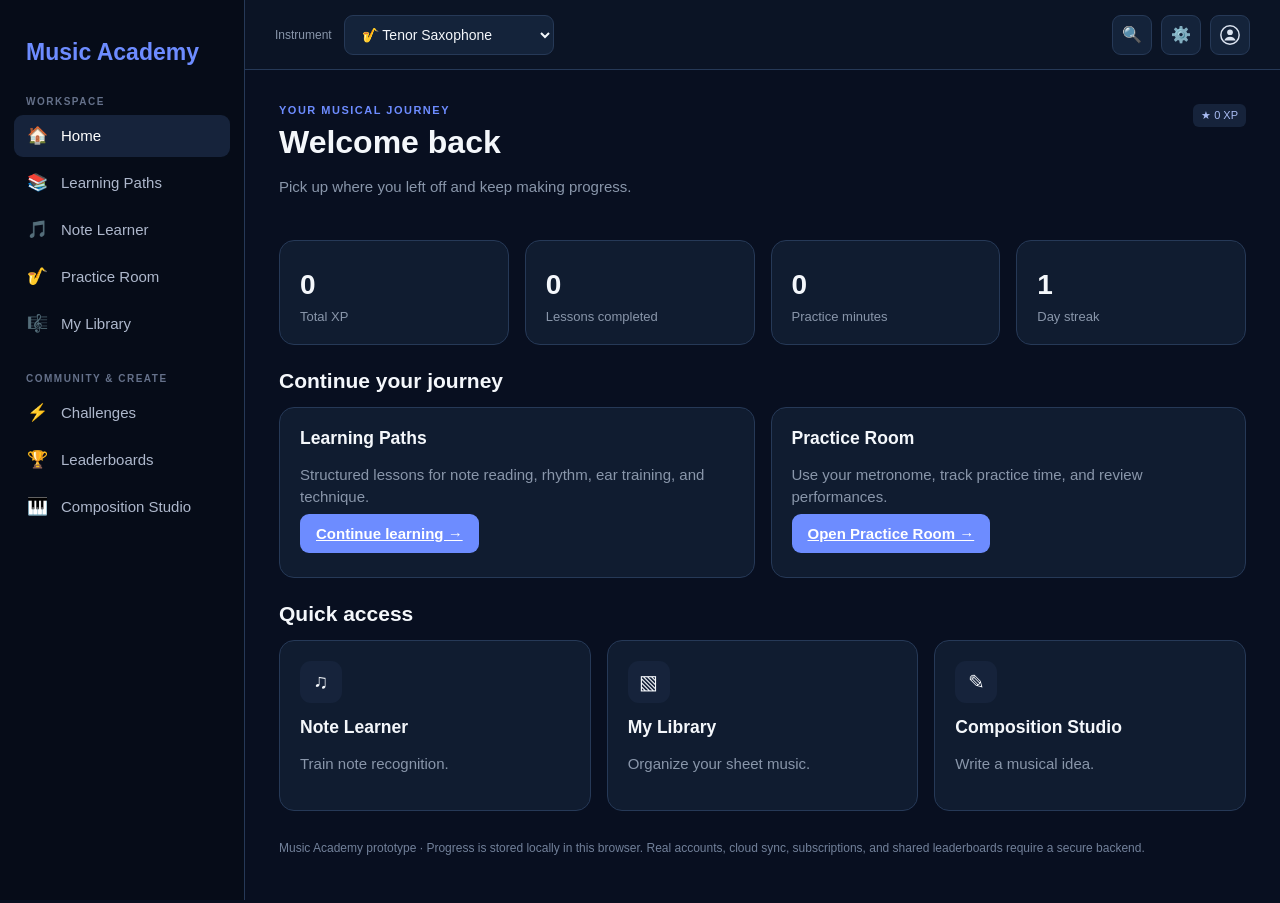
<file: index.html>
<!DOCTYPE html>
<html lang="en">
<head>
    <meta charset="UTF-8">
    <meta name="viewport" content="width=device-width, initial-scale=1.0">
    <meta http-equiv="refresh" content="0; url=home.html">
    <title>Music Academy</title>
    <script>
        window.location.replace("home.html");
    </script>
</head>
<body>
    <p>Opening Music Academy… <a href="home.html">Continue to Home</a></p>
</body>
</html>
</file>
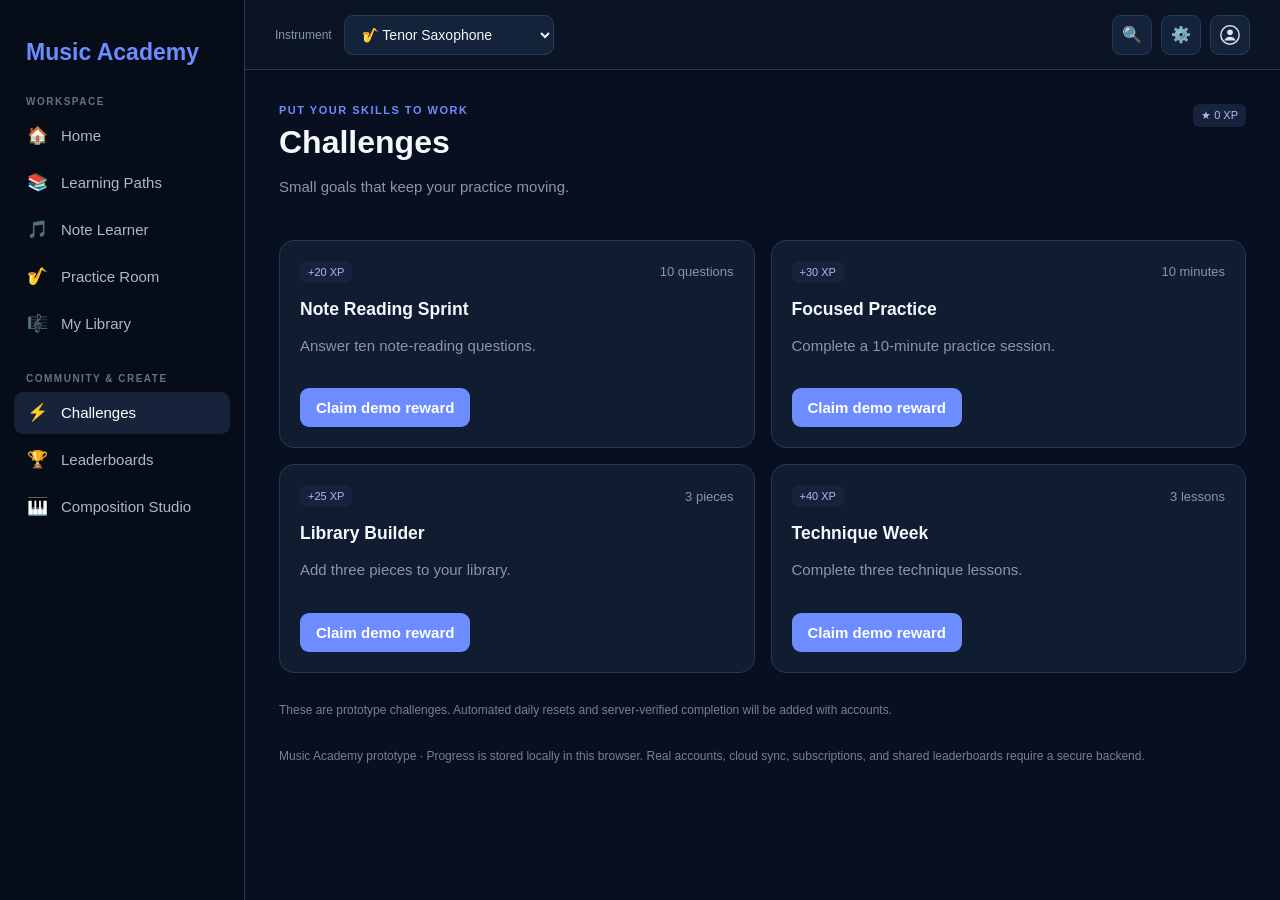
<file: challenges.html>
<!DOCTYPE html>
<html lang="en">
<head>
    <meta charset="UTF-8">
    <meta name="viewport" content="width=device-width, initial-scale=1.0">
    <title>Music Academy — Challenges</title>
    <link rel="stylesheet" href="app.css?v=3">
</head>
<body data-page="challenges">
    <script src="app.js?v=22"></script>
</body>
</html>
</file>
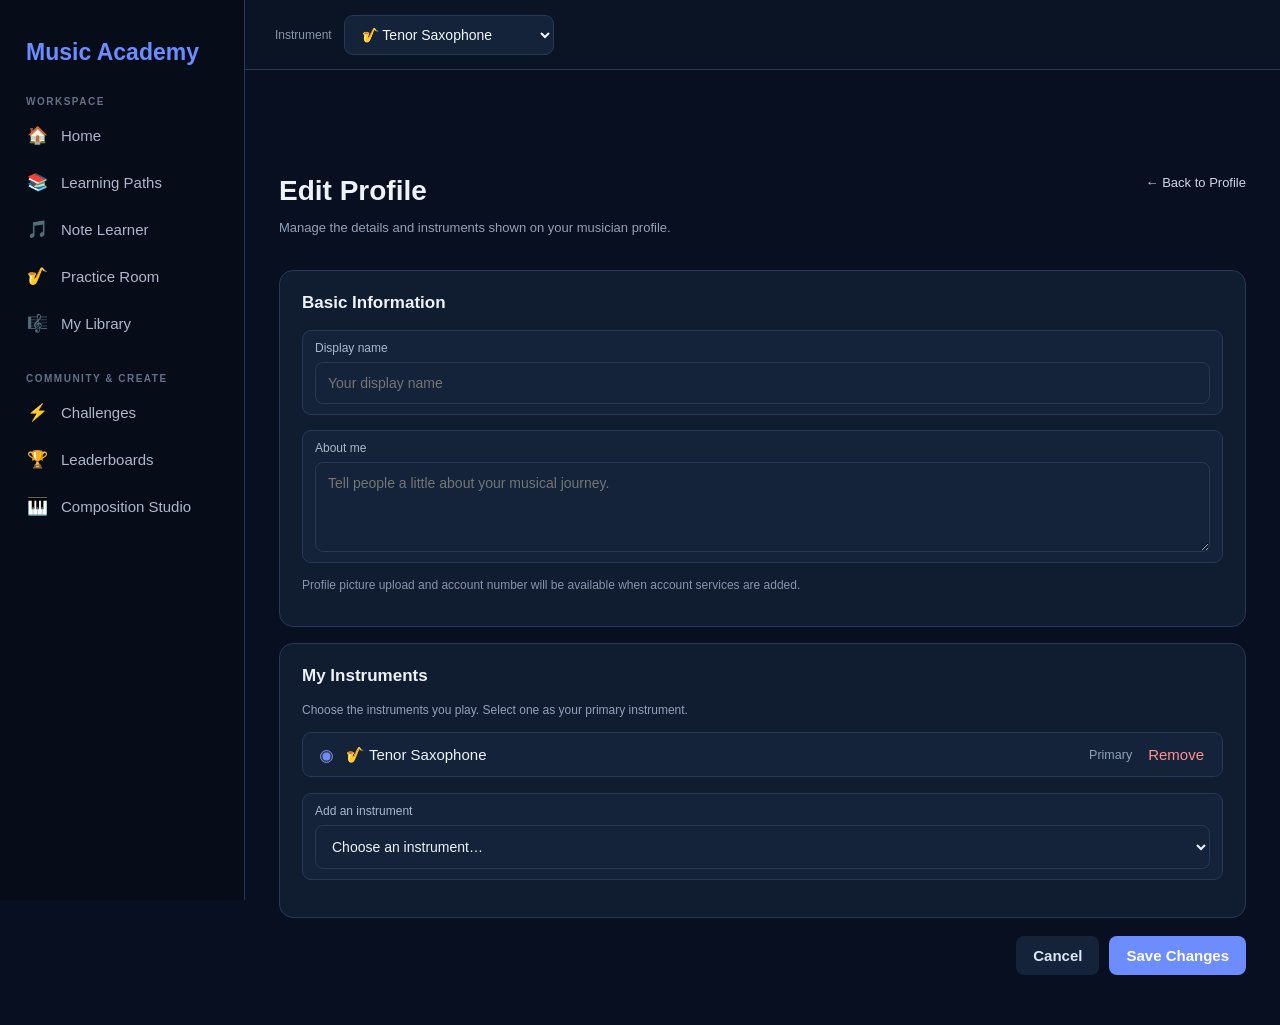
<file: edit-profile.html>
<!DOCTYPE html>
<html lang="en"><head><meta charset="UTF-8"><meta name="viewport" content="width=device-width,initial-scale=1">
<title>Music Academy — Edit Profile</title><link rel="stylesheet" href="app.css?v=3">
<style>
body{font-family:Arial,Helvetica,sans-serif;background:var(--bg,#080f20);color:#edf2fb;min-height:100vh}
.topbar{position:fixed!important;left:245px!important;right:0!important;top:0!important;z-index:30}
.editor-main{margin-left:245px;padding:105px 34px 50px;max-width:1050px}
.heading{display:flex;justify-content:space-between;gap:16px;margin-bottom:22px}.heading h1{font-size:28px;margin-bottom:7px}.heading p{color:#91a2ba;font-size:13px}.back{color:#cbd7e8;text-decoration:none;font-size:13px}
.card{background:var(--panel,#101c30);border:1px solid var(--line,#263957);border-radius:14px;padding:22px;margin-bottom:16px}.card h2{font-size:17px;margin-bottom:17px}
.field{display:grid;gap:7px;margin-bottom:15px;color:#aab8cc;font-size:12px}.field input,.field textarea,.field select{width:100%;background:var(--panel2,#14233a);color:#edf2fb;border:1px solid var(--line,#263957);border-radius:8px;padding:12px;font:14px Arial}.field textarea{min-height:90px;resize:vertical}
.instrument-list{display:grid;gap:9px}.instrument-row{display:flex;align-items:center;gap:10px;padding:12px;background:var(--panel2,#14233a);border:1px solid var(--line,#263957);border-radius:9px}.instrument-row input{accent-color:var(--blue,#6d8cff)}
.actions{display:flex;justify-content:flex-end;gap:10px;margin-top:18px}.actions button{border:0;border-radius:8px;padding:11px 17px;font-weight:700;cursor:pointer}.cancel{background:var(--panel2,#14233a);color:#dce6f5}.save{background:var(--blue,#6d8cff);color:white}.status{font-size:12px;color:#8ed6a8;margin-right:auto;align-self:center}
@media(max-width:650px){.topbar{position:static!important}.editor-main{margin-left:0;padding:28px 16px}.heading{flex-direction:column}}
</style></head>
<body data-page="edit-profile"><aside class="sidebar"></aside><header class="topbar"></header>
<main class="editor-main">
<div class="heading"><div><h1>Edit Profile</h1><p>Manage the details and instruments shown on your musician profile.</p></div><a class="back" href="profile.html">← Back to Profile</a></div>
<section class="card"><h2>Basic Information</h2>
<label class="field">Display name<input id="editName" maxlength="40" placeholder="Your display name"></label>
<label class="field">About me<textarea id="editBio" maxlength="240" placeholder="Tell people a little about your musical journey."></textarea></label>
<p style="color:#8495ad;font-size:12px">Profile picture upload and account number will be available when account services are added.</p></section>
<section class="card"><h2>My Instruments</h2><p style="color:#91a2ba;font-size:12px;margin-bottom:15px">Choose the instruments you play. Select one as your primary instrument.</p>
<div class="instrument-list" id="instrumentList"></div>
<label class="field" style="margin-top:16px">Add an instrument<select id="addInstrument"><option value="">Choose an instrument…</option></select></label></section>
<div class="actions"><span class="status" id="status" role="status"></span><button class="cancel" id="cancel" type="button">Cancel</button><button class="save" id="save" type="button">Save Changes</button></div>
</main>
<script src="shared.js?v=32"></script>
<script>
(function(){
function read(key,fallback){try{return JSON.parse(localStorage.getItem("ma_"+key))||fallback}catch(e){return fallback}}
var primary=localStorage.getItem("ma_instrument")||"Tenor Saxophone";
var instruments=Array.from(new Set([primary].concat(read("profile_instruments",[]))));
document.getElementById("editName").value=read("profile_name","");
document.getElementById("editBio").value=read("profile_bio","");
function render(){
var list=document.getElementById("instrumentList");
var icons={"Tenor Saxophone":"🎷","Alto Saxophone":"🎷","Soprano Saxophone":"🎷","Baritone Saxophone":"🎷","Clarinet":"🎵","Flute":"🪈","Trumpet":"🎺","Trombone":"🎺","French Horn":"📯","Tuba":"🎺","Violin":"🎻","Viola":"🎻","Cello":"🎻","Double Bass":"🎻","Piano":"🎹","Guitar":"🎸","Bass Guitar":"🎸","Voice":"🎤"};
list.innerHTML=instruments.map(function(item,index){
var safeValue=String(item).replace(/&/g,"&amp;").replace(/"/g,"&quot;").replace(/</g,"&lt;");
return '<div class="instrument-row"><input type="radio" name="primaryInstrument" value="'+safeValue+'" '+(item===primary?"checked":"")+' aria-label="Set as primary instrument"><span style="flex:1">'+(icons[item]||"🎵")+' '+safeValue+'</span><small style="color:#8fa0b8">'+(item===primary?"Primary":"")+'</small><button type="button" data-remove="'+index+'" style="background:transparent;border:0;color:#ff9292;cursor:pointer">Remove</button></div>';
}).join("");
var add=document.getElementById("addInstrument");
var catalog=[["Tenor Saxophone","🎷"],["Alto Saxophone","🎷"],["Soprano Saxophone","🎷"],["Baritone Saxophone","🎷"],["Clarinet","🎵"],["Flute","🪈"],["Trumpet","🎺"],["Trombone","🎺"],["French Horn","📯"],["Tuba","🎺"],["Violin","🎻"],["Viola","🎻"],["Cello","🎻"],["Double Bass","🎻"],["Piano","🎹"],["Guitar","🎸"],["Bass Guitar","🎸"],["Voice","🎤"]];
add.innerHTML='<option value="">Choose an instrument…</option>'+catalog.filter(function(option){return !instruments.includes(option[0])}).map(function(option){return '<option value="'+option[0]+'">'+option[1]+' '+option[0]+'</option>'}).join("");
list.querySelectorAll("[data-remove]").forEach(function(button){button.addEventListener("click",function(){var removed=instruments.splice(Number(button.dataset.remove),1)[0];if(removed===primary)primary=instruments[0]||"";render()})});
}
document.getElementById("addInstrument").addEventListener("change",function(event){var value=event.target.value;if(value&&!instruments.includes(value))instruments.push(value);event.target.value="";render()});
document.getElementById("save").addEventListener("click",function(){
var selected=document.querySelector('input[name="primaryInstrument"]:checked');
primary=selected?selected.value:(instruments[0]||"");
localStorage.setItem("ma_profile_name",JSON.stringify(document.getElementById("editName").value.trim()||"Musician"));
localStorage.setItem("ma_profile_bio",JSON.stringify(document.getElementById("editBio").value.trim()||"Your musical journey, all in one place."));
localStorage.setItem("ma_profile_instruments",JSON.stringify(instruments.filter(function(item){return item!==primary})));
if(primary)localStorage.setItem("ma_instrument",primary);
document.getElementById("status").textContent="Saved on this device";
setTimeout(function(){window.location.href="profile.html"},500);
});
document.getElementById("cancel").addEventListener("click",function(){window.location.href="profile.html"});
render();
})();
</script></body></html>
</file>
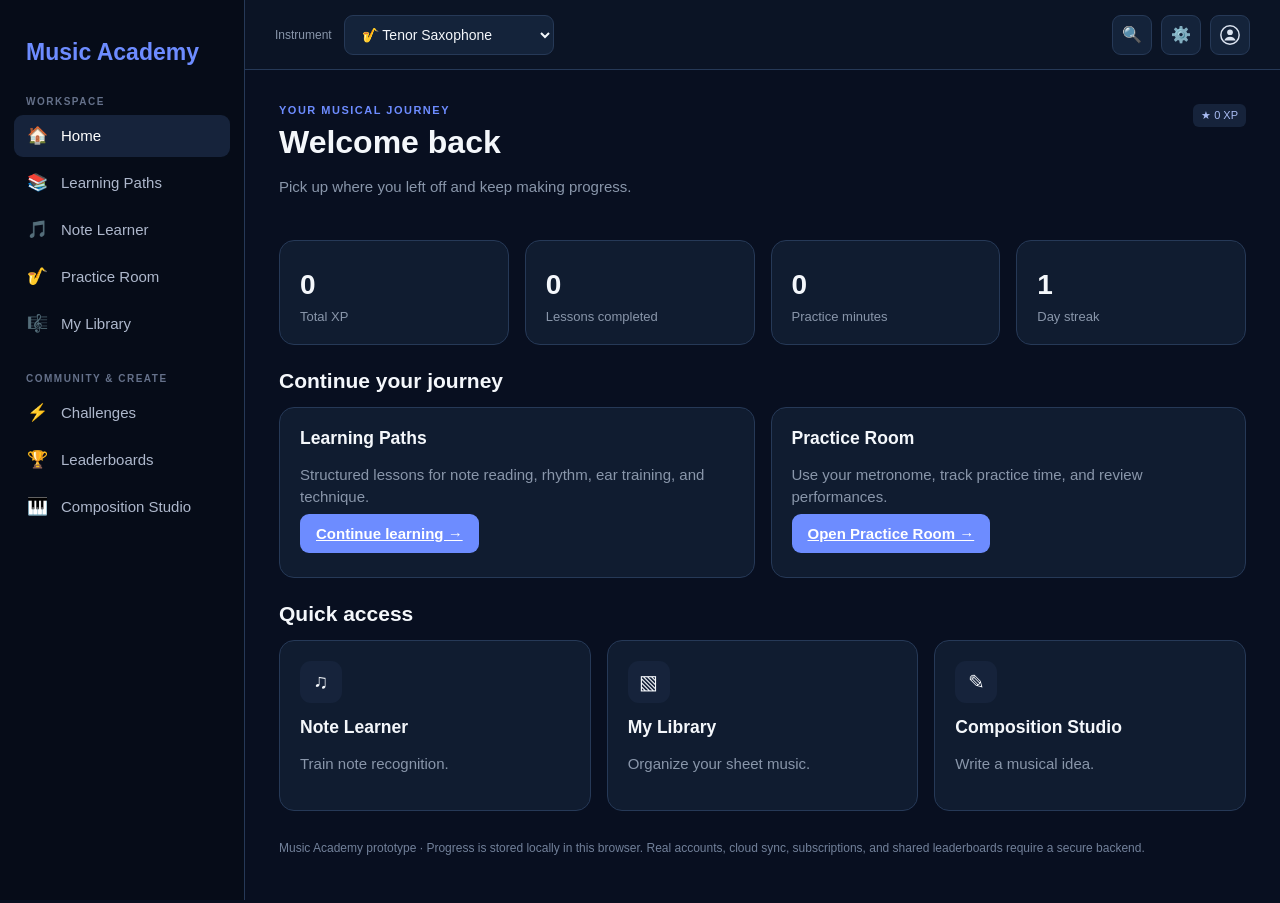
<file: home.html>
<!DOCTYPE html>
<html lang="en">
<head>
    <meta charset="UTF-8">
    <meta name="viewport" content="width=device-width, initial-scale=1.0">
    <meta name="description" content="Music Academy — your place to learn, practice, and create music.">
    <title>Music Academy — Home</title>
    <link rel="stylesheet" href="app.css?v=3">
</head>
<body data-page="home">
    <script src="app.js?v=22"></script>
</body>
</html>
</file>
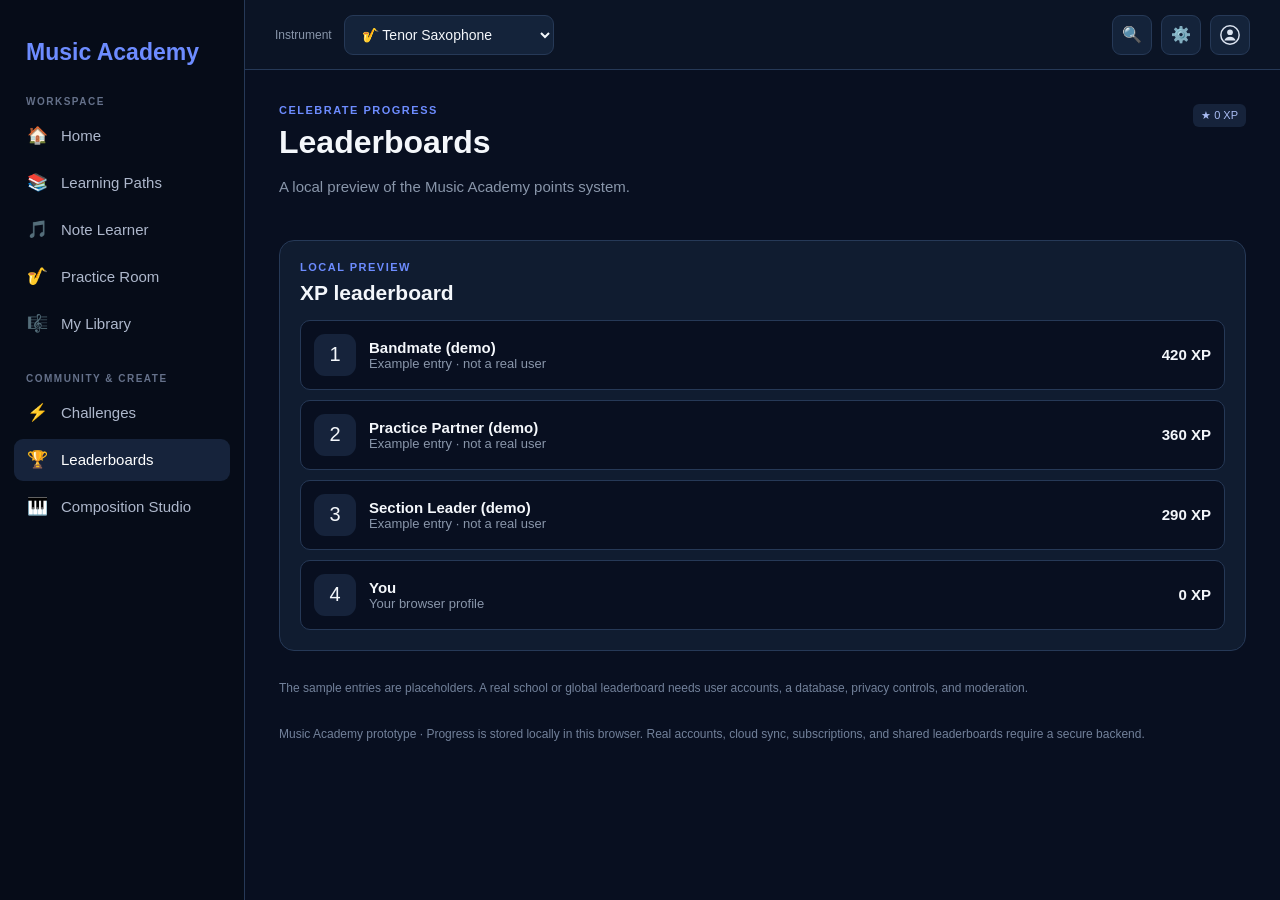
<file: leaderboard.html>
<!DOCTYPE html>
<html lang="en">
<head>
    <meta charset="UTF-8">
    <meta name="viewport" content="width=device-width, initial-scale=1.0">
    <title>Music Academy — Leaderboards</title>
    <link rel="stylesheet" href="app.css?v=3">
</head>
<body data-page="leaderboard">
    <script src="app.js?v=22"></script>
</body>
</html>
</file>
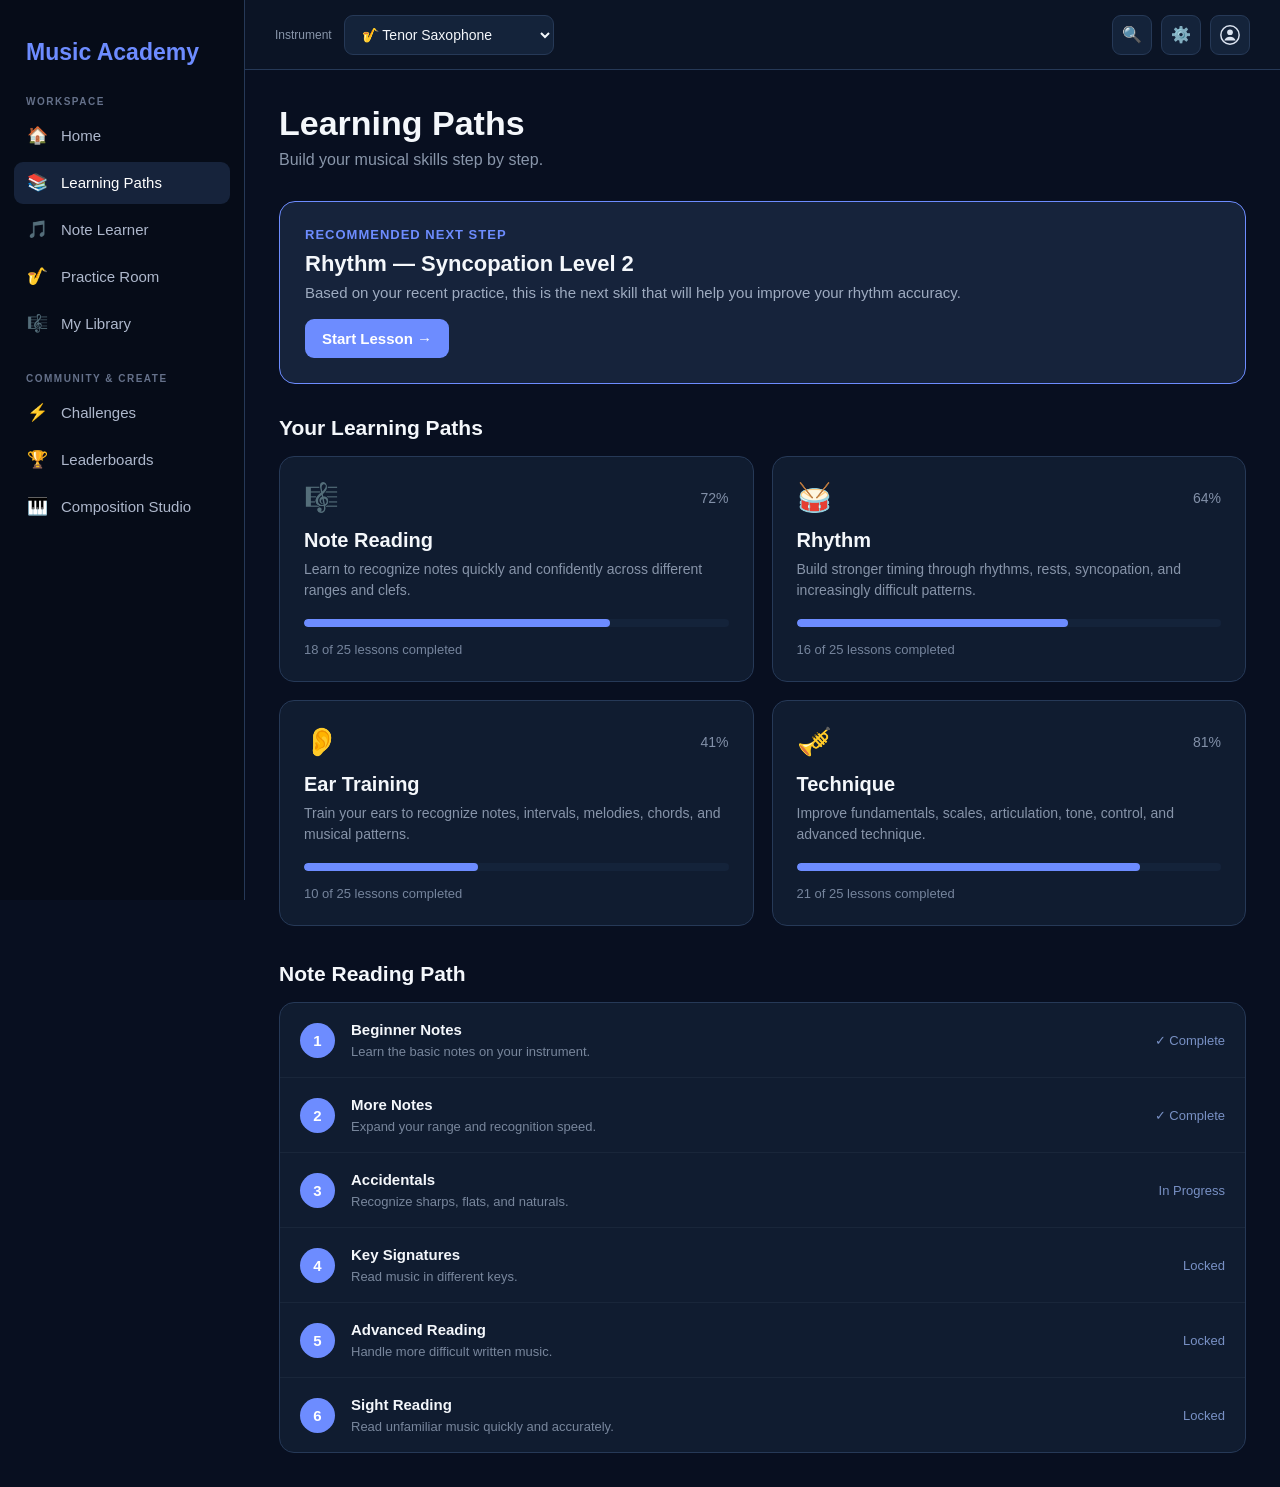
<file: learning.html>
<!DOCTYPE html>
<html lang="en">
<head>
<meta charset="UTF-8">
<meta name="viewport" content="width=device-width, initial-scale=1.0">
<title>Music Academy — Learning Paths</title>

<link href="https://fonts.googleapis.com/css2?family=Montserrat:wght@500;600;700&display=swap" rel="stylesheet">

<style>
* {
    box-sizing: border-box;
    margin: 0;
    padding: 0;
}

body {
    font-family: Arial, sans-serif;
    background: #0b1020;
    color: white;
    min-height: 100vh;
}

.app {
    display: flex;
    min-height: 100vh;
}

/* SIDEBAR */

.sidebar {
    width: 245px;
    background: #080c18;
    border-right: 1px solid #20283a;
    padding: 24px 16px;
    flex-shrink: 0;
}

.logo {
    height: 60px;
    display: flex;
    align-items: center;
    font-family: 'Montserrat', sans-serif;
    font-size: 24px;
    font-weight: 600;
    letter-spacing: 0.5px;
    color: #6d8cff;
    white-space: nowrap;
}

.nav {
    display: flex;
    flex-direction: column;
    gap: 12px;
}

.nav a {
    display: block;
    width: 100%;
    border: none;
    background: transparent;
    color: #aeb6c8;
    padding: 13px 14px;
    border-radius: 10px;
    text-align: left;
    font-size: 15px;
    cursor: pointer;
    transition: 0.2s;
    text-decoration: none;
}

.nav a:hover {
    background: #151c2e;
    color: white;
}

.nav a.active {
    background: #202943;
    color: white;
}

/* MAIN */

.main {
    flex: 1;
    min-width: 0;
}

.topbar {
    height: 72px;
    border-bottom: 1px solid #20283a;
    display: flex;
    align-items: center;
    justify-content: space-between;
    padding: 0 30px;
}

.instrument {
    background: #151c2e;
    border: 1px solid #29334b;
    color: white;
    padding: 10px 14px;
    border-radius: 9px;
    cursor: pointer;
}

.top-actions {
    display: flex;
    gap: 10px;
}

.top-actions button {
    background: #151c2e;
    border: 1px solid #29334b;
    color: #dce2ef;
    padding: 9px 12px;
    border-radius: 8px;
    cursor: pointer;
}

/* CONTENT */

.content {
    max-width: 1200px;
    margin: auto;
    padding: 38px;
}

.header {
    margin-bottom: 32px;
}

.header h1 {
    font-size: 34px;
    margin-bottom: 8px;
}

.header p {
    color: #8996aa;
    font-size: 16px;
}

/* RECOMMENDED */

.recommended {
    background: linear-gradient(135deg, #142544, #0d182b);
    border: 1px solid #263b5c;
    border-radius: 16px;
    padding: 25px;
    margin-bottom: 32px;
}

.recommended-label {
    color: #7e9cff;
    font-size: 13px;
    font-weight: bold;
    text-transform: uppercase;
    letter-spacing: 1px;
    margin-bottom: 9px;
}

.recommended h2 {
    font-size: 22px;
    margin-bottom: 7px;
}

.recommended p {
    color: #9eabc0;
    margin-bottom: 18px;
}

.start-btn {
    background: #6d8cff;
    color: white;
    border: none;
    padding: 11px 17px;
    border-radius: 9px;
    font-weight: bold;
    cursor: pointer;
}

.start-btn:hover {
    background: #5b7df0;
}

/* PATHS */

.section-title {
    font-size: 21px;
    margin-bottom: 16px;
}

.paths {
    display: grid;
    grid-template-columns: repeat(2, 1fr);
    gap: 18px;
}

.path {
    background: #0d1727;
    border: 1px solid #1d2b42;
    border-radius: 15px;
    padding: 24px;
    transition: 0.2s;
}

.path:hover {
    border-color: #344d75;
    transform: translateY(-2px);
}

.path-top {
    display: flex;
    justify-content: space-between;
    align-items: center;
    margin-bottom: 15px;
}

.path-icon {
    font-size: 28px;
}

.path-percent {
    color: #8290a8;
    font-size: 14px;
}

.path h3 {
    font-size: 20px;
    margin-bottom: 7px;
}

.path p {
    color: #8794a9;
    font-size: 14px;
    line-height: 1.5;
    margin-bottom: 18px;
}

.progress {
    height: 7px;
    background: #182438;
    border-radius: 10px;
    overflow: hidden;
}

.progress-bar {
    height: 100%;
    background: #6d8cff;
    border-radius: 10px;
}

.lessons {
    margin-top: 15px;
    color: #75849c;
    font-size: 13px;
}

/* SKILLS */

.skills {
    margin-top: 36px;
}

.skill-list {
    background: #0d1727;
    border: 1px solid #1d2b42;
    border-radius: 15px;
    overflow: hidden;
}

.skill {
    display: flex;
    align-items: center;
    gap: 16px;
    padding: 18px 20px;
    border-bottom: 1px solid #19263a;
}

.skill:last-child {
    border-bottom: none;
}

.skill-number {
    width: 35px;
    height: 35px;
    border-radius: 50%;
    background: #182640;
    display: flex;
    align-items: center;
    justify-content: center;
    color: #8ea3ca;
    font-weight: bold;
    flex-shrink: 0;
}

.skill-info {
    flex: 1;
}

.skill-info strong {
    display: block;
    margin-bottom: 4px;
}

.skill-info span {
    color: #78869c;
    font-size: 13px;
}

.status {
    font-size: 13px;
    color: #7890c4;
}

/* MOBILE */

@media (max-width: 900px) {
    .sidebar {
        width: 190px;
    }

    .content {
        padding: 25px 20px;
    }

    .paths {
        grid-template-columns: 1fr;
    }
}

@media (max-width: 650px) {
    .sidebar {
        display: none;
    }

    .content {
        padding: 20px;
    }

    .topbar {
        padding: 0 16px;
    }

    .bottom-grid {
        grid-template-columns: 1fr;
    }
}
</style>
    <link rel="stylesheet" href="app.css?v=3">
</head>

<body>

<div class="app">

    <aside class="sidebar" aria-label="Music Academy navigation"></aside>

    <main class="main">

        <header class="topbar"></header>

        <section class="content">

            <div class="header">
                <h1>Learning Paths</h1>
                <p>Build your musical skills step by step.</p>
            </div>

            <div class="recommended">

                <div class="recommended-label">
                    Recommended Next Step
                </div>

                <h2>Rhythm — Syncopation Level 2</h2>

                <p>
                    Based on your recent practice, this is the next skill
                    that will help you improve your rhythm accuracy.
                </p>

                <button class="start-btn">
                    Start Lesson →
                </button>

            </div>

            <h2 class="section-title">Your Learning Paths</h2>

            <div class="paths">

                <div class="path">

                    <div class="path-top">
                        <div class="path-icon">🎼</div>
                        <div class="path-percent">72%</div>
                    </div>

                    <h3>Note Reading</h3>

                    <p>
                        Learn to recognize notes quickly and confidently
                        across different ranges and clefs.
                    </p>

                    <div class="progress">
                        <div class="progress-bar" style="width:72%"></div>
                    </div>

                    <div class="lessons">
                        18 of 25 lessons completed
                    </div>

                </div>

                <div class="path">

                    <div class="path-top">
                        <div class="path-icon">🥁</div>
                        <div class="path-percent">64%</div>
                    </div>

                    <h3>Rhythm</h3>

                    <p>
                        Build stronger timing through rhythms, rests,
                        syncopation, and increasingly difficult patterns.
                    </p>

                    <div class="progress">
                        <div class="progress-bar" style="width:64%"></div>
                    </div>

                    <div class="lessons">
                        16 of 25 lessons completed
                    </div>

                </div>

                <div class="path">

                    <div class="path-top">
                        <div class="path-icon">👂</div>
                        <div class="path-percent">41%</div>
                    </div>

                    <h3>Ear Training</h3>

                    <p>
                        Train your ears to recognize notes, intervals,
                        melodies, chords, and musical patterns.
                    </p>

                    <div class="progress">
                        <div class="progress-bar" style="width:41%"></div>
                    </div>

                    <div class="lessons">
                        10 of 25 lessons completed
                    </div>

                </div>

                <div class="path">

                    <div class="path-top">
                        <div class="path-icon">🎺</div>
                        <div class="path-percent">81%</div>
                    </div>

                    <h3>Technique</h3>

                    <p>
                        Improve fundamentals, scales, articulation,
                        tone, control, and advanced technique.
                    </p>

                    <div class="progress">
                        <div class="progress-bar" style="width:81%"></div>
                    </div>

                    <div class="lessons">
                        21 of 25 lessons completed
                    </div>

                </div>

            </div>

            <div class="skills">

                <h2 class="section-title">
                    Note Reading Path
                </h2>

                <div class="skill-list">

                    <div class="skill">
                        <div class="skill-number">1</div>

                        <div class="skill-info">
                            <strong>Beginner Notes</strong>
                            <span>Learn the basic notes on your instrument.</span>
                        </div>

                        <div class="status">✓ Complete</div>
                    </div>

                    <div class="skill">
                        <div class="skill-number">2</div>

                        <div class="skill-info">
                            <strong>More Notes</strong>
                            <span>Expand your range and recognition speed.</span>
                        </div>

                        <div class="status">✓ Complete</div>
                    </div>

                    <div class="skill">
                        <div class="skill-number">3</div>

                        <div class="skill-info">
                            <strong>Accidentals</strong>
                            <span>Recognize sharps, flats, and naturals.</span>
                        </div>

                        <div class="status">In Progress</div>
                    </div>

                    <div class="skill">
                        <div class="skill-number">4</div>

                        <div class="skill-info">
                            <strong>Key Signatures</strong>
                            <span>Read music in different keys.</span>
                        </div>

                        <div class="status">Locked</div>
                    </div>

                    <div class="skill">
                        <div class="skill-number">5</div>

                        <div class="skill-info">
                            <strong>Advanced Reading</strong>
                            <span>Handle more difficult written music.</span>
                        </div>

                        <div class="status">Locked</div>
                    </div>

                    <div class="skill">
                        <div class="skill-number">6</div>

                        <div class="skill-info">
                            <strong>Sight Reading</strong>
                            <span>Read unfamiliar music quickly and accurately.</span>
                        </div>

                        <div class="status">Locked</div>
                    </div>

                </div>

            </div>

        </section>

    </main>

</div>

    <script src="shared.js?v=32"></script>
</body>
</html>
</file>
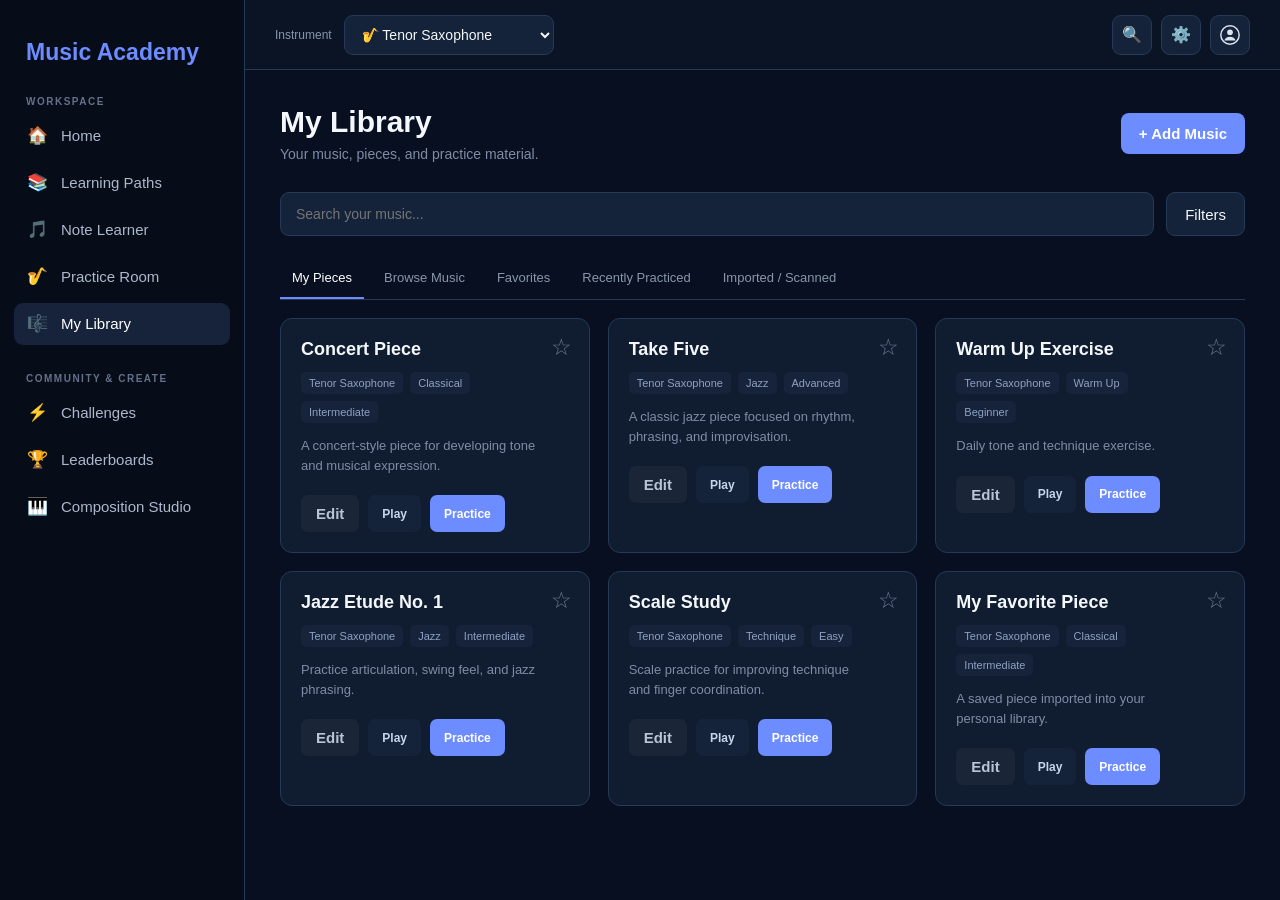
<file: library.html>
<!DOCTYPE html>
<html lang="en">
<head>
<meta charset="UTF-8">
<meta name="viewport" content="width=device-width, initial-scale=1.0">

<title>Music Academy — My Library</title>

<link href="https://fonts.googleapis.com/css2?family=Montserrat:wght@500;600;700&display=swap" rel="stylesheet">

<style>

* {
    box-sizing: border-box;
    margin: 0;
    padding: 0;
}

body {
    font-family: Arial, Helvetica, sans-serif;
    background: #080d18;
    color: #ffffff;
    min-height: 100vh;
}


/* =========================
   SIDEBAR
   ========================= */

.sidebar {
    position: fixed;
    left: 0;
    top: 0;
    width: 240px;
    height: 100vh;

    background: #0d1424;
    border-right: 1px solid #1b263b;

    padding: 25px 15px;

    z-index: 10;
}

.logo {
    height: 60px;
    display: flex;
    align-items: center;
    font-family: 'Montserrat', sans-serif;
    font-size: 24px;
    font-weight: 600;
    letter-spacing: 0.5px;
    color: #6d8cff;
    white-space: nowrap;
}

.nav-section {
    margin-bottom: 25px;
}

.nav-title {
    color: #65718a;
    font-size: 11px;
    text-transform: uppercase;
    letter-spacing: 1.5px;

    padding: 0 15px 10px;
}

.nav-link {
    display: flex;
    align-items: center;
    gap: 12px;

    color: #aeb8cc;
    text-decoration: none;

    padding: 12px 15px;
    border-radius: 9px;

    margin-bottom: 4px;

    font-size: 14px;

    transition: 0.2s;
}

.nav-link:hover {
    background: #151f33;
    color: white;
}

.nav-link.active {
    background: #1b2943;
    color: white;
}

.nav-icon {
    width: 20px;
    text-align: center;
}


/* =========================
   TOP BAR
   ========================= */

.topbar {
    position: fixed;

    left: 240px;
    right: 0;
    top: 0;

    height: 70px;

    background: #0a101d;

    border-bottom: 1px solid #1b263b;

    display: flex;
    align-items: center;
    justify-content: space-between;

    padding: 0 30px;

    z-index: 9;
}

.instrument {
    background: #111a2c;
    border: 1px solid #263653;

    padding: 10px 15px;

    border-radius: 8px;

    color: #dce5f7;

    font-size: 14px;
}

.top-actions {
    display: flex;
    gap: 12px;
}

.top-button {
    background: transparent;
    border: none;

    color: #aeb8cc;

    font-size: 14px;

    cursor: pointer;
}


/* =========================
   MAIN CONTENT
   ========================= */

.main {
    margin-left: 240px;
    padding: 105px 35px 50px;

    max-width: 1500px;
}

.page-header {
    display: flex;
    justify-content: space-between;
    align-items: center;

    margin-bottom: 30px;
}

.page-header h1 {
    font-size: 30px;
    margin-bottom: 7px;
}

.page-header p {
    color: #7f8ca5;
    font-size: 14px;
}

.add-button {
    background: #6e94ff;
    border: none;

    color: white;

    padding: 12px 18px;

    border-radius: 8px;

    font-weight: 600;

    cursor: pointer;

    transition: 0.2s;
}

.add-button:hover {
    background: #82a5ff;
    transform: translateY(-1px);
}


/* =========================
   SEARCH
   ========================= */

.library-controls {
    display: flex;
    gap: 12px;

    margin-bottom: 22px;
}

.search-box {
    flex: 1;

    position: relative;
}

.search-box input {
    width: 100%;

    background: #101827;

    border: 1px solid #25334d;

    border-radius: 9px;

    padding: 13px 15px;

    color: white;

    outline: none;

    font-size: 14px;
}

.search-box input:focus {
    border-color: #6e94ff;
}

.filter-button {
    background: #101827;

    color: #b9c4d8;

    border: 1px solid #25334d;

    border-radius: 9px;

    padding: 0 18px;

    cursor: pointer;
}

.filter-button:hover {
    background: #151f33;
}


/* =========================
   FILTER PANEL
   ========================= */

.filter-panel {
    display: none;

    background: #101827;

    border: 1px solid #25334d;

    border-radius: 10px;

    padding: 18px;

    margin-bottom: 20px;

    gap: 20px;
}

.filter-panel.show {
    display: flex;
}

.filter-group {
    display: flex;
    flex-direction: column;
    gap: 7px;
}

.filter-group label {
    color: #7f8ca5;

    font-size: 12px;
}

.filter-group select {
    background: #0b1220;

    color: white;

    border: 1px solid #293853;

    border-radius: 7px;

    padding: 9px;

    min-width: 150px;
}


/* =========================
   TABS
   ========================= */

.tabs {
    display: flex;
    gap: 8px;

    border-bottom: 1px solid #1b263b;

    margin-bottom: 25px;

    overflow-x: auto;
}

.tab {
    background: transparent;

    border: none;

    color: #7f8ca5;

    padding: 12px 15px;

    cursor: pointer;

    font-size: 13px;

    white-space: nowrap;

    border-bottom: 2px solid transparent;
}

.tab:hover {
    color: white;
}

.tab.active {
    color: white;

    border-bottom-color: #6e94ff;
}


/* =========================
   PIECES GRID
   ========================= */

.pieces {
    display: grid;

    grid-template-columns:
        repeat(auto-fill, minmax(300px, 1fr));

    gap: 18px;
}

.piece {
    position: relative;

    background: #101827;

    border: 1px solid #1f2d45;

    border-radius: 12px;

    padding: 20px;

    min-height: 190px;

    transition: 0.2s;
}

.piece:hover {
    border-color: #334a70;

    transform: translateY(-2px);
}

.piece-info {
    padding-right: 30px;
}

.piece h3 {
    font-size: 18px;

    margin-bottom: 12px;
}

.piece-meta {
    display: flex;
    flex-wrap: wrap;

    gap: 7px;

    margin-bottom: 13px;
}

.piece-meta span {
    background: #19243a;

    color: #8fa1c1;

    padding: 5px 8px;

    border-radius: 5px;

    font-size: 11px;
}

.piece-description {
    color: #7f8ca5;

    font-size: 13px;

    line-height: 1.5;

    margin-bottom: 20px;
}


/* =========================
   FAVORITE
   ========================= */

.favorite {
    position: absolute;

    right: 17px;
    top: 15px;

    background: transparent;

    border: none;

    color: #68758d;

    font-size: 23px;

    cursor: pointer;
}

.favorite:hover,
.favorite.active {
    color: #ffd45c;
}


/* =========================
   PIECE ACTIONS
   ========================= */

.piece-actions {
    display: flex;

    gap: 9px;

    margin-top: auto;
}

.play-button,
.practice-button {
    border: none;

    border-radius: 7px;

    padding: 9px 14px;

    cursor: pointer;

    font-size: 12px;

    font-weight: 600;
}

.play-button {
    background: #1c2940;

    color: #c7d4ec;
}

.play-button:hover {
    background: #263957;
}

.practice-button {
    background: #6e94ff;

    color: white;
}

.practice-button:hover {
    background: #82a5ff;
}


/* =========================
   EMPTY STATE
   ========================= */

.empty-state {
    display: none;

    text-align: center;

    padding: 70px 20px;

    color: #68758d;
}

.empty-state h2 {
    color: #aeb8cc;

    margin-bottom: 8px;
}


/* =========================
   MODAL
   ========================= */

.modal-overlay {
    position: fixed;

    inset: 0;

    background: rgba(0, 0, 0, 0.72);

    display: none;

    align-items: center;
    justify-content: center;

    z-index: 100;
}

.modal-overlay.show {
    display: flex;
}

.modal {
    width: min(500px, calc(100% - 30px));

    background: #101827;

    border: 1px solid #293853;

    border-radius: 14px;

    padding: 25px;

    box-shadow:
        0 20px 60px rgba(0,0,0,0.45);
}

.modal h2 {
    font-size: 22px;

    margin-bottom: 7px;
}

.modal > p {
    color: #7f8ca5;

    font-size: 13px;

    margin-bottom: 22px;
}


/* =========================
   MODAL OPTIONS
   ========================= */

.modal-options {
    display: flex;

    flex-direction: column;

    gap: 10px;
}

.modal-option {
    width: 100%;

    text-align: left;

    background: #151f33;

    color: white;

    border: 1px solid #293853;

    border-radius: 9px;

    padding: 16px;

    cursor: pointer;

    transition: 0.2s;
}

.modal-option:hover {
    background: #1c2940;

    border-color: #48628e;
}

.modal-option strong {
    display: block;

    margin-bottom: 4px;
}

.modal-option small {
    color: #7f8ca5;
}


/* =========================
   CREATE FORM
   ========================= */

.create-form {
    display: none;
}

.form-group {
    margin-bottom: 15px;
}

.form-group label {
    display: block;

    color: #aeb8cc;

    font-size: 12px;

    margin-bottom: 7px;
}

.form-group input,
.form-group select {
    width: 100%;

    background: #0b1220;

    color: white;

    border: 1px solid #293853;

    border-radius: 8px;

    padding: 11px;

    outline: none;

    font-size: 14px;
}

.form-group input:focus,
.form-group select:focus {
    border-color: #6e94ff;
}

.form-actions {
    display: flex;

    justify-content: flex-end;

    gap: 10px;

    margin-top: 20px;
}

.cancel-create,
.submit-create,
.close-modal {
    border: none;

    border-radius: 7px;

    padding: 10px 15px;

    cursor: pointer;

    font-weight: 600;
}

.cancel-create,
.close-modal {
    background: #1a2538;

    color: #b9c4d8;
}

.cancel-create:hover,
.close-modal:hover {
    background: #25334d;
}

.submit-create {
    background: #6e94ff;

    color: white;
}

.submit-create:hover {
    background: #82a5ff;
}


/* =========================
   RESPONSIVE
   ========================= */

@media (max-width: 850px) {

    .sidebar {
        width: 190px;
    }

    .topbar {
        left: 190px;
    }

    .main {
        margin-left: 190px;
    }

}

@media (max-width: 650px) {

    .sidebar {
        position: static;

        width: 100%;

        height: auto;
    }

    .topbar {
        position: static;

        left: auto;
    }

    .main {
        margin-left: 0;

        padding: 30px 18px;
    }

    .page-header {
        flex-direction: column;

        align-items: flex-start;

        gap: 15px;
    }

    .library-controls {
        flex-direction: column;
    }

    .filter-button {
        padding: 12px;
    }

}

</style>
    <link rel="stylesheet" href="app.css?v=3">
</head>


<body>


<!-- =========================
     SIDEBAR
     ========================= -->

<aside class="sidebar" aria-label="Music Academy navigation"></aside>



<!-- =========================
     TOP BAR
     ========================= -->

<header class="topbar"></header>



<!-- =========================
     MAIN
     ========================= -->

<main class="main">


    <div class="page-header">

        <div>

            <h1>
                My Library
            </h1>

            <p>
                Your music, pieces, and practice material.
            </p>

        </div>


        <button
            class="add-button"
            id="addMusicButton"
            type="button"
        >
            + Add Music
        </button>

    </div>



    <!-- SEARCH -->

    <div class="library-controls">

        <div class="search-box">

            <input
                id="searchInput"
                type="text"
                placeholder="Search your music..."
            >

        </div>


        <button
            class="filter-button"
            id="filterButton"
            type="button"
        >
            Filters
        </button>

    </div>



    <!-- FILTERS -->

    <div
        class="filter-panel"
        id="filterPanel"
    >

        <div class="filter-group">

            <label for="difficultyFilter">
                Difficulty
            </label>

            <select id="difficultyFilter">

                <option value="">
                    All Difficulties
                </option>

                <option value="Beginner">
                    Beginner
                </option>

                <option value="Easy">
                    Easy
                </option>

                <option value="Intermediate">
                    Intermediate
                </option>

                <option value="Advanced">
                    Advanced
                </option>

                <option value="Expert">
                    Expert
                </option>

            </select>

        </div>


        <div class="filter-group">

            <label for="categoryFilter">
                Category
            </label>

            <select id="categoryFilter">

                <option value="">
                    All Categories
                </option>

                <option value="Classical">
                    Classical
                </option>

                <option value="Jazz">
                    Jazz
                </option>

                <option value="Warm Up">
                    Warm Up
                </option>

                <option value="Technique">
                    Technique
                </option>

                <option value="Exercise">
                    Exercise
                </option>

                <option value="Custom">
                    Custom
                </option>

            </select>

        </div>

    </div>



    <!-- TABS -->

    <div class="tabs">

        <button class="tab active" data-tab="all" type="button">
            My Pieces
        </button>

        <button class="tab" data-tab="browse" type="button">
            Browse Music
        </button>

        <button class="tab" data-tab="favorites" type="button">
            Favorites
        </button>

        <button class="tab" data-tab="recent" type="button">
            Recently Practiced
        </button>

        <button class="tab" data-tab="imported" type="button">
            Imported / Scanned
        </button>

    </div>



    <!-- PIECES -->

    <div class="pieces" id="pieces">


        <!-- PIECE 1 -->

        <div class="piece"
            data-id="concert-piece"
            data-name="Concert Piece"
            data-category="Classical"
            data-difficulty="Intermediate"
            data-browse="true"
            data-recent="false"
            data-imported="false">

            <button class="favorite" type="button">☆</button>

            <div class="piece-info">

                <h3>Concert Piece</h3>

                <div class="piece-meta">
                    <span>Tenor Saxophone</span>
                    <span>Classical</span>
                    <span>Intermediate</span>
                </div>

                <p class="piece-description">
                    A concert-style piece for developing tone and musical expression.
                </p>

            </div>

            <div class="piece-actions">
                <button class="play-button" type="button">Play</button>
                <button class="practice-button" type="button">Practice</button>
            </div>

        </div>



        <!-- PIECE 2 -->

        <div class="piece"
            data-id="take-five"
            data-name="Take Five"
            data-category="Jazz"
            data-difficulty="Advanced"
            data-browse="true"
            data-recent="false"
            data-imported="false">

            <button class="favorite" type="button">☆</button>

            <div class="piece-info">

                <h3>Take Five</h3>

                <div class="piece-meta">
                    <span>Tenor Saxophone</span>
                    <span>Jazz</span>
                    <span>Advanced</span>
                </div>

                <p class="piece-description">
                    A classic jazz piece focused on rhythm, phrasing, and improvisation.
                </p>

            </div>

            <div class="piece-actions">
                <button class="play-button" type="button">Play</button>
                <button class="practice-button" type="button">Practice</button>
            </div>

        </div>



        <!-- PIECE 3 -->

        <div class="piece"
            data-id="warm-up-exercise"
            data-name="Warm Up Exercise"
            data-category="Warm Up"
            data-difficulty="Beginner"
            data-browse="true"
            data-recent="true"
            data-imported="false">

            <button class="favorite" type="button">☆</button>

            <div class="piece-info">

                <h3>Warm Up Exercise</h3>

                <div class="piece-meta">
                    <span>Tenor Saxophone</span>
                    <span>Warm Up</span>
                    <span>Beginner</span>
                </div>

                <p class="piece-description">
                    Daily tone and technique exercise.
                </p>

            </div>

            <div class="piece-actions">
                <button class="play-button" type="button">Play</button>
                <button class="practice-button" type="button">Practice</button>
            </div>

        </div>



        <!-- PIECE 4 -->

        <div class="piece"
            data-id="jazz-etude-1"
            data-name="Jazz Etude No. 1"
            data-category="Jazz"
            data-difficulty="Intermediate"
            data-browse="true"
            data-recent="false"
            data-imported="false">

            <button class="favorite" type="button">☆</button>

            <div class="piece-info">

                <h3>Jazz Etude No. 1</h3>

                <div class="piece-meta">
                    <span>Tenor Saxophone</span>
                    <span>Jazz</span>
                    <span>Intermediate</span>
                </div>

                <p class="piece-description">
                    Practice articulation, swing feel, and jazz phrasing.
                </p>

            </div>

            <div class="piece-actions">
                <button class="play-button" type="button">Play</button>
                <button class="practice-button" type="button">Practice</button>
            </div>

        </div>



        <!-- PIECE 5 -->

        <div class="piece"
            data-id="scale-study"
            data-name="Scale Study"
            data-category="Technique"
            data-difficulty="Easy"
            data-browse="true"
            data-recent="true"
            data-imported="false">

            <button class="favorite" type="button">☆</button>

            <div class="piece-info">

                <h3>Scale Study</h3>

                <div class="piece-meta">
                    <span>Tenor Saxophone</span>
                    <span>Technique</span>
                    <span>Easy</span>
                </div>

                <p class="piece-description">
                    Scale practice for improving technique and finger coordination.
                </p>

            </div>

            <div class="piece-actions">
                <button class="play-button" type="button">Play</button>
                <button class="practice-button" type="button">Practice</button>
            </div>

        </div>



        <!-- PIECE 6 -->

        <div class="piece"
            data-id="my-favorite-piece"
            data-name="My Favorite Piece"
            data-category="Classical"
            data-difficulty="Intermediate"
            data-browse="false"
            data-recent="false"
            data-imported="true">

            <button class="favorite" type="button">☆</button>

            <div class="piece-info">

                <h3>My Favorite Piece</h3>

                <div class="piece-meta">
                    <span>Tenor Saxophone</span>
                    <span>Classical</span>
                    <span>Intermediate</span>
                </div>

                <p class="piece-description">
                    A saved piece imported into your personal library.
                </p>

            </div>

            <div class="piece-actions">
                <button class="play-button" type="button">Play</button>
                <button class="practice-button" type="button">Practice</button>
            </div>

        </div>


    </div>



    <!-- EMPTY STATE -->

    <div class="empty-state" id="emptyState">

        <h2>No music found</h2>

        <p>
            Try changing your search or filters.
        </p>

    </div>


</main>



<!-- ADD MUSIC MODAL -->

<div class="modal-overlay" id="modalOverlay">

    <div class="modal" id="addMusicModal">

        <h2 id="modalTitle">Add Music</h2>

        <p id="modalDescription">
            Choose how you want to add music to your library.
        </p>


        <!-- OPTIONS -->

        <div class="modal-options" id="modalOptions">

            <button type="button" class="modal-option" id="createPieceButton">

                <strong>✚ Create a Piece</strong>

                <small>
                    Create your own piece and save it to your library.
                </small>

            </button>


            <button type="button" class="modal-option" id="importScanButton">

                <strong>📷 Import / Scan</strong>

                <small>
                    Add music from a photo or scanned sheet music.
                </small>

            </button>


            <button type="button" class="modal-option" id="uploadMusicButton">

                <strong>📄 Upload Music File</strong>

                <small>
                    Upload a music file to your library.
                </small>

            </button>

        </div>



        <!-- CREATE FORM -->

        <form class="create-form" id="createForm">

            <div class="form-group">

                <label for="pieceName">Piece Name</label>

                <input
                    id="pieceName"
                    type="text"
                    placeholder="Example: My Jazz Solo"
                    required
                >

            </div>


            <div class="form-group">
                <label for="pieceComposer">Composer / Creator</label>
                <input id="pieceComposer" type="text" maxlength="80" placeholder="Your name or composer">
            </div>

            <div class="form-group">
                <label for="pieceDescription">Description (optional)</label>
                <input id="pieceDescription" type="text" maxlength="180" placeholder="What is this piece about?">
            </div>

            <div class="form-group">

                <label for="pieceInstrument">Instrument</label>

                <input
                    id="pieceInstrument"
                    type="text"
                    value="Tenor Saxophone"
                    placeholder="Example: Tenor Saxophone"
                    required
                >

            </div>


            <div class="form-group">

                <label for="pieceCategory">Category</label>

                <select id="pieceCategory" required>

                    <option value="">Choose a category</option>
                    <option value="Classical">Classical</option>
                    <option value="Jazz">Jazz</option>
                    <option value="Warm Up">Warm Up</option>
                    <option value="Technique">Technique</option>
                    <option value="Exercise">Exercise</option>
                    <option value="Custom">Custom</option>

                </select>

            </div>


            <div class="form-group">

                <label for="pieceDifficulty">Difficulty</label>

                <select id="pieceDifficulty" required>

                    <option value="">Choose difficulty</option>
                    <option value="Beginner">Beginner</option>
                    <option value="Easy">Easy</option>
                    <option value="Intermediate">Intermediate</option>
                    <option value="Advanced">Advanced</option>
                    <option value="Expert">Expert</option>

                </select>

            </div>


            <div class="form-actions">

                <button type="button" class="cancel-create" id="cancelCreate">
                    Back
                </button>

                <button type="submit" class="submit-create">
                    Add to Library
                </button>

            </div>

        </form>


        <button type="button" class="close-modal" id="closeModal">
            Cancel
        </button>

    </div>

</div>



<!-- JAVASCRIPT -->

<script>

/* =========================
   ELEMENTS
   ========================= */

const searchInput =
    document.getElementById("searchInput");

const filterButton =
    document.getElementById("filterButton");

const filterPanel =
    document.getElementById("filterPanel");

const difficultyFilter =
    document.getElementById("difficultyFilter");

const categoryFilter =
    document.getElementById("categoryFilter");

const tabs =
    document.querySelectorAll(".tab");

const pieces =
    document.getElementById("pieces");

const emptyState =
    document.getElementById("emptyState");

const addMusicButton =
    document.getElementById("addMusicButton");

const modalOverlay =
    document.getElementById("modalOverlay");

const closeModal =
    document.getElementById("closeModal");

const createPieceButton =
    document.getElementById("createPieceButton");

const cancelCreate =
    document.getElementById("cancelCreate");

const modalTitle =
    document.getElementById("modalTitle");

const modalDescription =
    document.getElementById("modalDescription");

const modalOptions =
    document.getElementById("modalOptions");

const createForm =
    document.getElementById("createForm");


let currentTab = "all";


/* =========================
   SEARCH + FILTER
   ========================= */

function filterPieces() {

    const search =
        searchInput.value
        .toLowerCase()
        .trim();

    const difficulty =
        difficultyFilter.value
        .toLowerCase();

    const category =
        categoryFilter.value
        .toLowerCase();


    const allPieces =
        document.querySelectorAll(".piece");


    let visibleCount = 0;


    allPieces.forEach(piece => {

        const name =
            (
                piece.dataset.name ||
                piece.querySelector("h3")?.textContent ||
                ""
            )
            .toLowerCase();


        const pieceCategory =
            (
                piece.dataset.category ||
                ""
            )
            .toLowerCase();


        const pieceDifficulty =
            (
                piece.dataset.difficulty ||
                ""
            )
            .toLowerCase();


        const description =
            (
                piece.querySelector(
                    ".piece-description"
                )?.textContent ||
                ""
            )
            .toLowerCase();


        const matchesSearch =
            !search ||
            name.includes(search) ||
            pieceCategory.includes(search) ||
            pieceDifficulty.includes(search) ||
            description.includes(search);


        const matchesDifficulty =
            !difficulty ||
            pieceDifficulty === difficulty;


        const matchesCategory =
            !category ||
            pieceCategory === category;


        let matchesTab = true;


        if (currentTab === "favorites") {
            matchesTab = isFavorite(piece);
        }


        if (currentTab === "recent") {
            matchesTab = piece.dataset.recent === "true";
        }


        if (currentTab === "imported") {
            matchesTab = piece.dataset.imported === "true";
        }


        if (currentTab === "browse") {
            matchesTab = piece.dataset.browse === "true";
        }


        const visible =
            matchesSearch &&
            matchesDifficulty &&
            matchesCategory &&
            matchesTab;


        piece.style.display =
            visible ? "" : "none";


        if (visible) {
            visibleCount++;
        }

    });


    emptyState.style.display =
        visibleCount === 0
            ? "block"
            : "none";

}


/* Search */

searchInput.addEventListener(
    "input",
    filterPieces
);


/* =========================
   FILTER PANEL
   ========================= */

filterButton.addEventListener(
    "click",
    () => {

        filterPanel.classList.toggle("show");

    }
);


difficultyFilter.addEventListener(
    "change",
    filterPieces
);


categoryFilter.addEventListener(
    "change",
    filterPieces
);


/* =========================
   TABS
   ========================= */

tabs.forEach(tab => {

    tab.addEventListener(
        "click",
        () => {

            tabs.forEach(t => {
                t.classList.remove("active");
            });


            tab.classList.add("active");


            currentTab = tab.dataset.tab;


            filterPieces();

        }
    );

});


/* =========================
   FAVORITES
   ========================= */

function getFavorites() {

    try {

        return JSON.parse(
            localStorage.getItem("maFavorites") || "[]"
        );

    } catch {

        return [];

    }

}


function saveFavorites(favorites) {

    localStorage.setItem(
        "maFavorites",
        JSON.stringify(favorites)
    );

}


function getPieceId(piece) {

    return (
        piece.dataset.id ||
        piece.dataset.name ||
        ""
    );

}


function isFavorite(piece) {

    return getFavorites().includes(getPieceId(piece));

}


function updateFavoriteButton(piece) {

    const button =
        piece.querySelector(".favorite");


    if (!button) return;


    const favorite = isFavorite(piece);


    button.classList.toggle("active", favorite);


    button.textContent =
        favorite ? "★" : "☆";

}


function setupFavoriteButton(button) {

    button.addEventListener(
        "click",
        event => {

            event.stopPropagation();


            const piece =
                button.closest(".piece");


            if (!piece) return;


            const id = getPieceId(piece);


            let favorites = getFavorites();


            if (favorites.includes(id)) {

                favorites = favorites.filter(
                    item => item !== id
                );

            } else {

                favorites.push(id);

            }


            saveFavorites(favorites);


            updateFavoriteButton(piece);


            filterPieces();

        }
    );

}


document
    .querySelectorAll(".piece .favorite")
    .forEach(button => {
        setupFavoriteButton(button);
    });


document
    .querySelectorAll(".piece")
    .forEach(piece => {
        updateFavoriteButton(piece);
    });


/* =========================
   PLAY
   ========================= */

function setupPlayButton(button) {

    button.addEventListener(
        "click",
        event => {

            event.stopPropagation();


            const piece =
                button.closest(".piece");


            const name =
                piece?.dataset.name || "this piece";


            const draft = maGetDrafts()[piece?.dataset.id || ""];
            if (draft && draft.grid && draft.grid.length) {
                maPlaySavedGrid(draft.grid, draft.tempo || 100);
            } else if (piece) {
                maOpenEditor(piece.dataset.id, name);
            }

        }
    );

}


document
    .querySelectorAll(".play-button")
    .forEach(button => {
        setupPlayButton(button);
    });


/* =========================
   PRACTICE
   ========================= */

function setupPracticeButton(button) {

    button.addEventListener(
        "click",
        event => {

            event.stopPropagation();


            const piece =
                button.closest(".piece");


            if (piece) {

                localStorage.setItem(
                    "maPracticePiece",
                    piece.dataset.name || ""
                );

            }


            window.location.href = "practice.html";

        }
    );

}


document
    .querySelectorAll(".practice-button")
    .forEach(button => {
        setupPracticeButton(button);
    });


/* =========================
   MODAL
   ========================= */

function openModal() {

    modalOverlay.classList.add("show");


    modalOptions.style.display = "flex";


    createForm.style.display = "none";


    closeModal.style.display = "block";


    modalTitle.textContent = "Add Music";


    modalDescription.textContent =
        "Choose how you want to add music to your library.";

}


function closeTheModal() {

    modalOverlay.classList.remove("show");


    modalOptions.style.display = "flex";


    createForm.style.display = "none";


    closeModal.style.display = "block";


    modalTitle.textContent = "Add Music";


    modalDescription.textContent =
        "Choose how you want to add music to your library.";


    createForm.reset();


    document.getElementById("pieceInstrument").value =
        localStorage.getItem("ma_instrument") || "Tenor Saxophone";
    document.getElementById("pieceComposer").value = "";
    document.getElementById("pieceDescription").value = "";

}


addMusicButton.addEventListener("click", openModal);


closeModal.addEventListener("click", closeTheModal);


/* =========================
   CREATE PIECE
   ========================= */

createPieceButton.addEventListener(
    "click",
    () => {

        modalOptions.style.display = "none";


        createForm.style.display = "block";


        closeModal.style.display = "none";


        modalTitle.textContent = "Create a Piece";


        modalDescription.textContent =
            "Enter the information for your new piece.";

    }
);


/* =========================
   BACK FROM CREATE
   ========================= */

cancelCreate.addEventListener(
    "click",
    () => {

        createForm.style.display = "none";


        modalOptions.style.display = "flex";


        closeModal.style.display = "block";


        modalTitle.textContent = "Add Music";


        modalDescription.textContent =
            "Choose how you want to add music to your library.";

    }
);


/* =========================
   CREATE PIECE
   ========================= */

createForm.addEventListener(
    "submit",
    event => {

        event.preventDefault();


        const name =
            document.getElementById("pieceName").value.trim();


        const instrument =
            document.getElementById("pieceInstrument").value.trim();
        const composer = document.getElementById("pieceComposer").value.trim();
        const description = document.getElementById("pieceDescription").value.trim();


        const category =
            document.getElementById("pieceCategory").value;


        const difficulty =
            document.getElementById("pieceDifficulty").value;


        if (!name) {
            alert("Please enter a piece name.");
            return;
        }


        if (!instrument) {
            alert("Please enter an instrument.");
            return;
        }


        if (!category) {
            alert("Please choose a category.");
            return;
        }


        if (!difficulty) {
            alert("Please choose a difficulty.");
            return;
        }


        const newPiece = {

            id: "custom-" + Date.now(),

            name: name,
            composer: composer,
            description: description,
            instrument: instrument,

            category: category,

            difficulty: difficulty,

            recent: true,

            imported: false,

            browse: false

        };


        let savedPieces = [];


        try {

            savedPieces =
                JSON.parse(
                    localStorage.getItem("maPieces") || "[]"
                );

        } catch {

            savedPieces = [];

        }


        savedPieces.push(newPiece);


        localStorage.setItem(
            "maPieces",
            JSON.stringify(savedPieces)
        );


        addPieceCard(newPiece);


        closeTheModal();


        currentTab = "all";


        tabs.forEach(tab => {

            tab.classList.remove("active");


            if (tab.dataset.tab === "all") {
                tab.classList.add("active");
            }

        });


        searchInput.value = "";

        difficultyFilter.value = "";

        categoryFilter.value = "";


        filterPieces();


        alert(
            "\"" +
            name +
            "\" was added to your library!"
        );

    }
);


/* =========================
   ADD PIECE CARD
   ========================= */

/* MUSIC EDITOR + FILE IMPORTS */
const libraryEditorStyle = document.createElement("style");
libraryEditorStyle.textContent = ".ma-editor-overlay{position:fixed;inset:0;background:rgba(0,0,0,.78);z-index:300;display:none;align-items:center;justify-content:center;padding:16px}.ma-editor-overlay.show{display:flex}.ma-editor{width:min(900px,100%);max-height:90vh;overflow:auto;background:#101827;border:1px solid #293853;border-radius:14px;padding:22px}.ma-editor-head,.ma-editor-tools{display:flex;justify-content:space-between;align-items:center;gap:12px;flex-wrap:wrap}.ma-editor p{color:#8fa1c1;font-size:12px;margin:8px 0}.ma-editor-tools{margin:16px 0}.ma-editor-tools input{width:75px;background:#0b1220;color:#fff;border:1px solid #293853;border-radius:7px;padding:9px}.ma-note-grid{display:grid;grid-template-columns:38px repeat(16,minmax(16px,1fr));gap:4px;min-width:540px}.ma-note-label{color:#aeb8cc;font-size:11px;display:grid;place-items:center}.ma-note{height:30px;border:1px solid #293853;border-radius:4px;background:#0b1220;cursor:pointer}.ma-note.active{background:var(--ma-accent,#6d8cff);border-color:var(--ma-accent,#6d8cff)}.ma-editor-status{min-height:18px}";
document.head.appendChild(libraryEditorStyle);
const libraryEditor = document.createElement("div");
libraryEditor.className = "ma-editor-overlay";
libraryEditor.innerHTML = '<section class="ma-editor" role="dialog" aria-modal="true"><div class="ma-editor-head"><div><h2 id="maEditorTitle">Piece Editor</h2><p>Tap grid cells to place notes. Rows run from C5 down to C4.</p></div><button type="button" class="close-modal" id="maEditorClose">×</button></div><div class="ma-editor-tools"><label>Tempo <input id="maEditorTempo" type="number" min="40" max="240" value="100"></label><button type="button" class="play-button" id="maEditorPlay">▶ Play</button><button type="button" class="cancel-create" id="maEditorClear">Clear</button><button type="button" class="submit-create" id="maEditorSave">Save</button></div><div class="ma-note-grid" id="maNoteGrid"></div><p class="ma-editor-status" id="maEditorStatus" role="status"></p></section>';
document.body.appendChild(libraryEditor);
const maPitchNames = ["C5","B4","A4","G4","F4","E4","D4","C4"];
const maPitchHz = [523.25,493.88,440,392,349.23,329.63,293.66,261.63];
let maEditingId = null;
let maEditingGrid = [];
let maAudio = null;
function maGetDrafts(){try{return JSON.parse(localStorage.getItem("maPieceDrafts")||"{}")}catch(e){return {}}}
function maRenderGrid(){
 const grid=document.getElementById("maNoteGrid");grid.innerHTML="";
 maPitchNames.forEach((pitch,row)=>{const label=document.createElement("span");label.className="ma-note-label";label.textContent=pitch;grid.appendChild(label);
  for(let col=0;col<16;col++){const key=row+","+col;const cell=document.createElement("button");cell.type="button";cell.className="ma-note"+(maEditingGrid.includes(key)?" active":"");cell.title=pitch+" · step "+(col+1);cell.setAttribute("aria-label",cell.title);
   cell.addEventListener("click",()=>{maEditingGrid=maEditingGrid.includes(key)?maEditingGrid.filter(x=>x!==key):maEditingGrid.concat(key);cell.classList.toggle("active",maEditingGrid.includes(key))});grid.appendChild(cell)}
 });
}
function maOpenEditor(id,title){maEditingId=id;const draft=maGetDrafts()[id]||{};maEditingGrid=Array.isArray(draft.grid)?draft.grid.slice():[];document.getElementById("maEditorTitle").textContent=title||"Piece Editor";document.getElementById("maEditorTempo").value=draft.tempo||100;document.getElementById("maEditorStatus").textContent="";maRenderGrid();libraryEditor.classList.add("show")}
function maCloseEditor(){libraryEditor.classList.remove("show");maEditingId=null}
document.getElementById("maEditorClose").addEventListener("click",maCloseEditor);
libraryEditor.addEventListener("click",e=>{if(e.target===libraryEditor)maCloseEditor()});
document.getElementById("maEditorClear").addEventListener("click",()=>{maEditingGrid=[];maRenderGrid()});
document.getElementById("maEditorSave").addEventListener("click",()=>{if(!maEditingId)return;const all=maGetDrafts();all[maEditingId]={grid:maEditingGrid.slice(),tempo:Math.max(40,Math.min(240,Number(document.getElementById("maEditorTempo").value)||100))};try{localStorage.setItem("maPieceDrafts",JSON.stringify(all));let pieces=[];try{pieces=JSON.parse(localStorage.getItem("maPieces")||"[]")}catch(e){}const item=pieces.find(p=>p.id===maEditingId);if(item){item.grid=maEditingGrid.slice();item.tempo=all[maEditingId].tempo;localStorage.setItem("maPieces",JSON.stringify(pieces))}document.getElementById("maEditorStatus").textContent="Saved on this device."}catch(e){document.getElementById("maEditorStatus").textContent="Could not save; browser storage may be full."}});
document.getElementById("maEditorPlay").addEventListener("click",async()=>{if(!maEditingGrid.length){document.getElementById("maEditorStatus").textContent="Add notes to the grid first.";return}const AC=window.AudioContext||window.webkitAudioContext;if(!AC){document.getElementById("maEditorStatus").textContent="Audio is not supported in this browser.";return}maAudio=maAudio||new AC();if(maAudio.state==="suspended")await maAudio.resume();const tempo=Math.max(40,Math.min(240,Number(document.getElementById("maEditorTempo").value)||100));const step=60/tempo/2;maEditingGrid.map(k=>k.split(",").map(Number)).sort((a,b)=>a[1]-b[1]).forEach(([row,col])=>{const t=maAudio.currentTime+.05+col*step;const osc=maAudio.createOscillator();const gain=maAudio.createGain();osc.type="sine";osc.frequency.value=maPitchHz[row];gain.gain.setValueAtTime(.0001,t);gain.gain.exponentialRampToValueAtTime(.12,t+.015);gain.gain.exponentialRampToValueAtTime(.0001,t+step*.8);osc.connect(gain);gain.connect(maAudio.destination);osc.start(t);osc.stop(t+step)});document.getElementById("maEditorStatus").textContent="Playing melody…"});
async function maPlaySavedGrid(grid,tempo){const AC=window.AudioContext||window.webkitAudioContext;if(!AC){alert("Audio playback is not supported in this browser.");return}maAudio=maAudio||new AC();if(maAudio.state==="suspended")await maAudio.resume();const step=60/tempo/2;grid.map(k=>k.split(",").map(Number)).sort((a,b)=>a[1]-b[1]).forEach(([row,col])=>{const t=maAudio.currentTime+.05+col*step;const osc=maAudio.createOscillator();const gain=maAudio.createGain();osc.type="sine";osc.frequency.value=maPitchHz[row];gain.gain.setValueAtTime(.0001,t);gain.gain.exponentialRampToValueAtTime(.12,t+.015);gain.gain.exponentialRampToValueAtTime(.0001,t+step*.8);osc.connect(gain);gain.connect(maAudio.destination);osc.start(t);osc.stop(t+step)})}
function maSetupEditButton(button){if(!button||button.dataset.maReady)return;button.dataset.maReady="1";button.addEventListener("click",e=>{e.stopPropagation();const card=button.closest(".piece");if(card)maOpenEditor(card.dataset.id,card.dataset.name)})}
function maAddEditButtons(){document.querySelectorAll(".piece").forEach(card=>{const actions=card.querySelector(".piece-actions");if(actions&&!actions.querySelector(".ma-edit-piece")){const b=document.createElement("button");b.type="button";b.className="cancel-create ma-edit-piece";b.textContent="Edit";actions.prepend(b);maSetupEditButton(b)}})}
maAddEditButtons();
const maOriginalAddPieceCard=addPieceCard;
addPieceCard=function(piece){maOriginalAddPieceCard(piece);maAddEditButtons()};

/* Save uploaded sheet music or a scanned photo in this browser. */
const maFileInput=document.createElement("input");maFileInput.type="file";maFileInput.accept="image/*,.pdf,.musicxml,.xml,.mid,.midi,.mxl";maFileInput.hidden=true;document.body.appendChild(maFileInput);
let maPendingFileMode="upload";
function maStartFileFlow(mode){maPendingFileMode=mode;maFileInput.accept=mode==="scan"?"image/*":"image/*,.pdf,.musicxml,.xml,.mid,.midi,.mxl";maFileInput.click()}
document.getElementById("importScanButton").addEventListener("click",()=>maStartFileFlow("scan"));
document.getElementById("uploadMusicButton").addEventListener("click",()=>maStartFileFlow("upload"));
maFileInput.addEventListener("change",()=>{const file=maFileInput.files&&maFileInput.files[0];if(!file)return;if(file.size>1500000){alert("Please choose a file smaller than 1.5 MB for this browser-based prototype.");maFileInput.value="";return}if(maPendingFileMode==="scan"&&!file.type.startsWith("image/")){alert("For Import / Scan, choose a photo or image of the sheet music.");return}const reader=new FileReader();reader.onload=()=>{const piece={id:"import-"+Date.now(),name:file.name.replace(/\.[^.]+$/,""),composer:"",description:maPendingFileMode==="scan"?"Scanned sheet music image.":"Uploaded music file.",instrument:localStorage.getItem("ma_instrument")||"Tenor Saxophone",category:"Custom",difficulty:"Intermediate",recent:true,imported:true,browse:false,fileName:file.name,fileType:file.type,fileData:reader.result};let saved=[];try{saved=JSON.parse(localStorage.getItem("maPieces")||"[]")}catch(e){}saved.push(piece);try{localStorage.setItem("maPieces",JSON.stringify(saved))}catch(e){alert("There is not enough browser storage for this file. Try a smaller one.");return}addPieceCard(piece);closeTheModal();currentTab="all";tabs.forEach(tab=>tab.classList.toggle("active",tab.dataset.tab==="all"));filterPieces()};reader.readAsDataURL(file);maFileInput.value=""});

// End Music Library additions.

function addPieceCard(piece) {

    const card =
        document.createElement("div");


    card.className = "piece";


    card.dataset.id = piece.id;

    card.dataset.name = piece.name;

    card.dataset.category = piece.category;

    card.dataset.difficulty = piece.difficulty;


    card.dataset.browse =
        piece.browse ? "true" : "false";


    card.dataset.recent =
        piece.recent ? "true" : "false";


    card.dataset.imported =
        piece.imported ? "true" : "false";


    card.innerHTML = `

        <button
            class="favorite"
            type="button"
        >
            ☆
        </button>

        <div class="piece-info">

            <h3>
                ${escapeHTML(piece.name)}
            </h3>

            <div class="piece-meta">

                <span>
                    ${escapeHTML(piece.instrument)}
                </span>

                <span>
                    ${escapeHTML(piece.category)}
                </span>

                <span>
                    ${escapeHTML(piece.difficulty)}
                </span>

            </div>

            <p class="piece-description">
                ${escapeHTML(piece.description || "Your custom piece.")}
            </p>
            ${piece.composer ? `<p class="piece-description">By ${escapeHTML(piece.composer)}</p>` : ""}

        </div>

        <div class="piece-actions">

            ${piece.fileData ? '<button class="cancel-create view-file-button" type="button">View File</button>' : ""}

            <button
                class="play-button"
                type="button"
            >
                Play
            </button>

            <button
                class="practice-button"
                type="button"
            >
                Practice
            </button>

        </div>

    `;


    pieces.appendChild(card);


    const viewFileButton = card.querySelector(".view-file-button");
    if (viewFileButton) viewFileButton.addEventListener("click", event => {
        event.stopPropagation();
        const fileWindow = window.open(piece.fileData, "_blank");
        if (!fileWindow) alert("Allow pop-ups to view this file.");
    });

    setupFavoriteButton(
        card.querySelector(".favorite")
    );


    setupPlayButton(
        card.querySelector(".play-button")
    );


    setupPracticeButton(
        card.querySelector(".practice-button")
    );


    updateFavoriteButton(card);

}


/* =========================
   LOAD SAVED PIECES
   ========================= */

function loadSavedPieces() {

    let savedPieces = [];


    try {

        savedPieces =
            JSON.parse(
                localStorage.getItem("maPieces") || "[]"
            );

    } catch {

        savedPieces = [];

    }


    savedPieces.forEach(piece => {

        const existing =
            document.querySelector(
                `.piece[data-id="${piece.id}"]`
            );


        if (!existing) {
            addPieceCard(piece);
        }

    });

}


/* =========================
   ESCAPE HTML
   ========================= */

function escapeHTML(value) {

    return String(value)

        .replace(/&/g, "&amp;")

        .replace(/</g, "&lt;")

        .replace(/>/g, "&gt;")

        .replace(/"/g, "&quot;")

        .replace(/'/g, "&#039;");

}


/* =========================
   CLOSE MODAL OUTSIDE
   ========================= */

modalOverlay.addEventListener(
    "click",
    event => {

        if (event.target === modalOverlay) {
            closeTheModal();
        }

    }
);


/* =========================
   ESCAPE KEY
   ========================= */

document.addEventListener(
    "keydown",
    event => {

        if (
            event.key === "Escape" &&
            modalOverlay.classList.contains("show")
        ) {

            closeTheModal();

        }

    }
);


/* =========================
   START
   ========================= */

loadSavedPieces();

// Accept a music query passed from the global search, while keeping this page search local.
const libraryQuery = new URLSearchParams(window.location.search).get("search");
if (libraryQuery) searchInput.value = libraryQuery;

filterPieces();

</script>

    <script src="shared.js?v=32"></script>
</body>
</html>
</file>
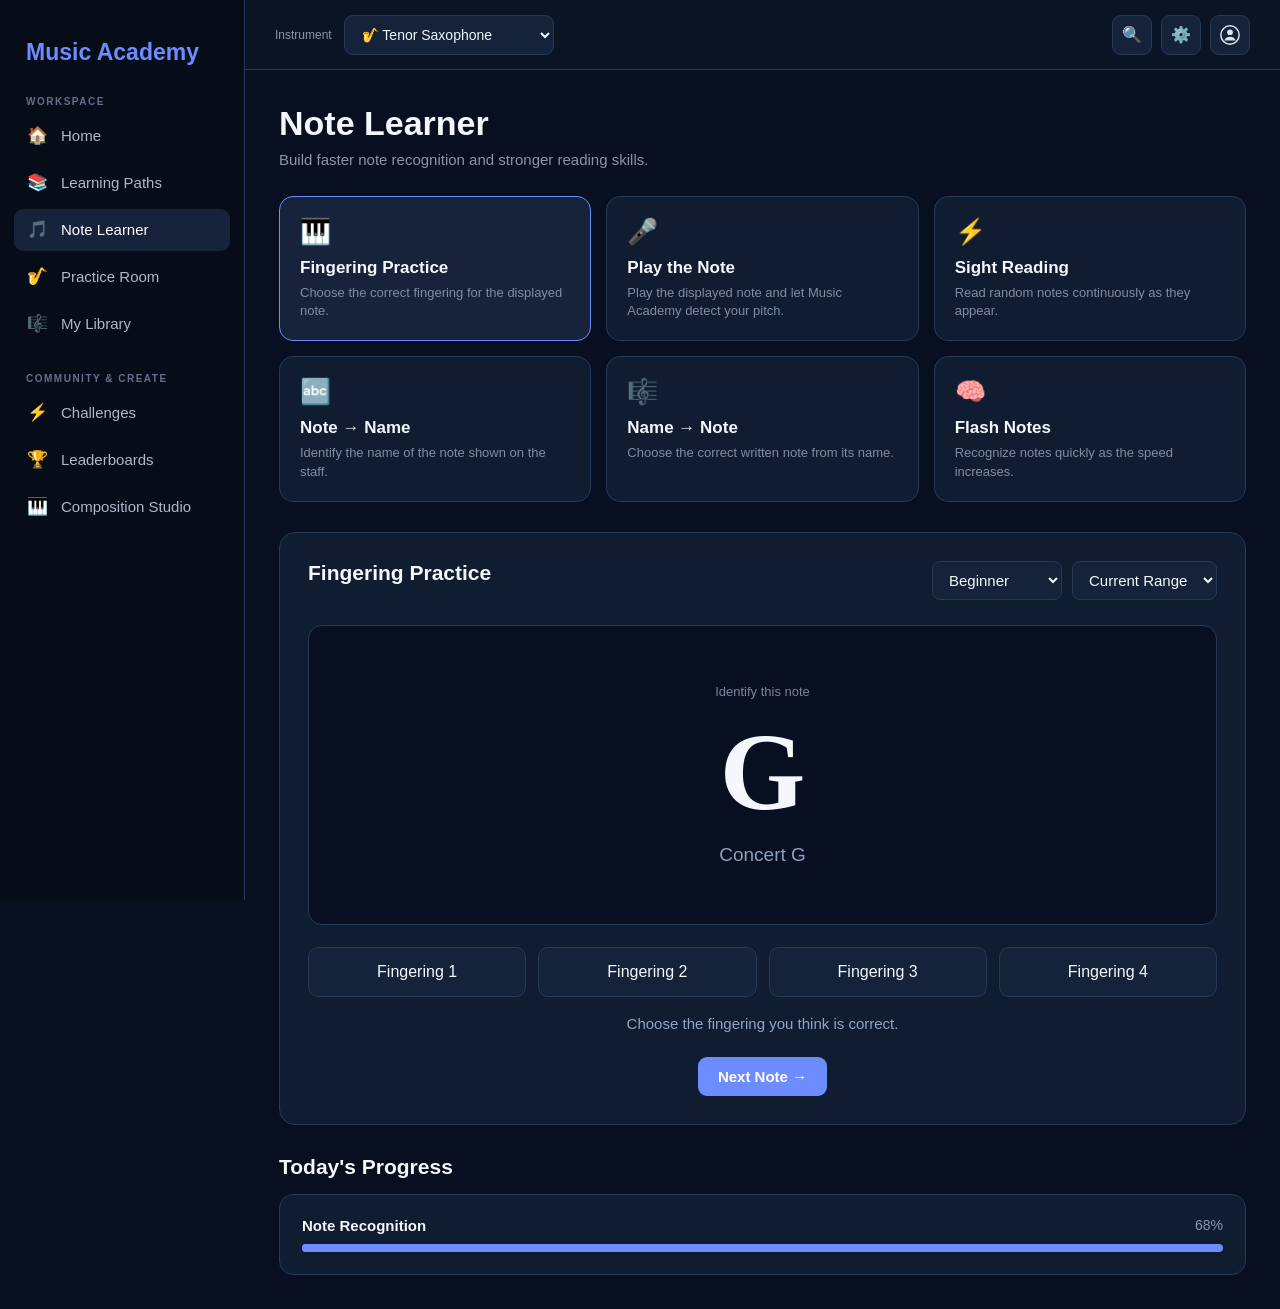
<file: notes.html>
<!DOCTYPE html>
<html lang="en">
<head>
<meta charset="UTF-8">
<meta name="viewport" content="width=device-width, initial-scale=1.0">
<title>Music Academy — Note Learner</title>

<style>
* {
    box-sizing: border-box;
    margin: 0;
    padding: 0;
}

body {
    font-family: Arial, Helvetica, sans-serif;
    background: #07101f;
    color: #f4f7fb;
    min-height: 100vh;
}

.app {
    display: flex;
    min-height: 100vh;
}

/* SIDEBAR */

.sidebar {
    width: 245px;
    background: #050b16;
    border-right: 1px solid #172235;
    padding: 24px 14px;
    flex-shrink: 0;
}

.logo {
    font-size: 26px;
    font-weight: 800;
    padding: 0 14px 30px;
    letter-spacing: 1px;
}

.logo span {
    color: #6d8cff;
}

.nav {
    display: flex;
    flex-direction: column;
    gap: 6px;
}

.nav a {
    color: #9da8bb;
    text-decoration: none;
    padding: 13px 14px;
    border-radius: 10px;
    font-size: 15px;
}

.nav a:hover {
    background: #101a2b;
    color: white;
}

.nav a.active {
    background: #16233b;
    color: white;
}

/* MAIN */

.main {
    flex: 1;
    min-width: 0;
}

.topbar {
    height: 72px;
    border-bottom: 1px solid #172235;
    display: flex;
    align-items: center;
    justify-content: space-between;
    padding: 0 30px;
}

.instrument {
    background: #111c2e;
    border: 1px solid #24334d;
    color: white;
    padding: 10px 15px;
    border-radius: 9px;
    font-size: 14px;
}

.top-actions {
    display: flex;
    gap: 10px;
}

.top-btn {
    background: #111c2e;
    border: 1px solid #24334d;
    color: #dbe3f0;
    width: 40px;
    height: 40px;
    border-radius: 9px;
}

/* CONTENT */

.content {
    max-width: 1200px;
    margin: auto;
    padding: 38px;
}

.header {
    margin-bottom: 28px;
}

.header h1 {
    font-size: 34px;
    margin-bottom: 8px;
}

.header p {
    color: #8996aa;
}

/* MODES */

.mode-grid {
    display: grid;
    grid-template-columns: repeat(3, 1fr);
    gap: 15px;
    margin-bottom: 30px;
}

.mode {
    background: #0d1727;
    border: 1px solid #1d2b42;
    border-radius: 14px;
    padding: 20px;
    cursor: pointer;
    transition: 0.2s;
}

.mode:hover {
    border-color: #3b537d;
    transform: translateY(-2px);
}

.mode.active {
    border-color: #6d8cff;
    background: #111f36;
}

.mode-icon {
    font-size: 25px;
    margin-bottom: 12px;
}

.mode h3 {
    font-size: 17px;
    margin-bottom: 6px;
}

.mode p {
    color: #7f8da3;
    font-size: 13px;
    line-height: 1.4;
}

/* PRACTICE PANEL */

.practice {
    background: #0d1727;
    border: 1px solid #1d2b42;
    border-radius: 16px;
    padding: 28px;
}

.practice-header {
    display: flex;
    justify-content: space-between;
    align-items: center;
    margin-bottom: 25px;
}

.practice-header h2 {
    font-size: 21px;
}

.settings {
    display: flex;
    gap: 10px;
}

select {
    background: #111c2e;
    color: white;
    border: 1px solid #293b58;
    padding: 9px 12px;
    border-radius: 8px;
}

/* NOTE AREA */

.note-area {
    background: #07101f;
    border: 1px solid #1b2a41;
    border-radius: 14px;
    min-height: 300px;
    display: flex;
    flex-direction: column;
    align-items: center;
    justify-content: center;
    margin-bottom: 22px;
}

.note-label {
    color: #77869e;
    font-size: 13px;
    margin-bottom: 10px;
}

.note {
    font-family: Georgia, serif;
    font-size: 110px;
    font-weight: bold;
    margin-bottom: 8px;
}

.note-name {
    font-size: 19px;
    color: #8da0c0;
}

/* CHOICES */

.choices {
    display: grid;
    grid-template-columns: repeat(4, 1fr);
    gap: 12px;
}

.choice {
    background: #111c2e;
    color: white;
    border: 1px solid #273955;
    padding: 15px;
    border-radius: 10px;
    cursor: pointer;
    font-size: 16px;
}

.choice:hover {
    border-color: #6d8cff;
    background: #16233b;
}

.result {
    text-align: center;
    margin-top: 18px;
    min-height: 24px;
    color: #8fa4c8;
}

.next {
    display: block;
    margin: 18px auto 0;
    background: #6d8cff;
    border: none;
    color: white;
    padding: 11px 20px;
    border-radius: 9px;
    cursor: pointer;
    font-weight: bold;
}

/* PROGRESS */

.progress-section {
    margin-top: 30px;
}

.progress-box {
    background: #0d1727;
    border: 1px solid #1d2b42;
    border-radius: 14px;
    padding: 22px;
}

.progress-row {
    display: flex;
    justify-content: space-between;
    margin-bottom: 10px;
}

.progress-row span {
    color: #8997ac;
    font-size: 14px;
}

.progress-bar {
    height: 8px;
    background: #182438;
    border-radius: 10px;
    overflow: hidden;
}

.progress-fill {
    width: 68%;
    height: 100%;
    background: #6d8cff;
}

/* MOBILE */

@media (max-width: 900px) {
    .mode-grid {
        grid-template-columns: repeat(2, 1fr);
    }
}

@media (max-width: 700px) {
    .sidebar {
        width: 190px;
    }

    .content {
        padding: 25px 18px;
    }

    .choices {
        grid-template-columns: repeat(2, 1fr);
    }
}

@media (max-width: 600px) {
    .app {
        flex-direction: column;
    }

    .sidebar {
        width: 100%;
        border-right: none;
        border-bottom: 1px solid #172235;
        padding: 12px;
    }

    .logo {
        padding: 8px 10px 14px;
    }

    .nav {
        flex-direction: row;
        overflow-x: auto;
    }

    .nav a {
        white-space: nowrap;
    }

    .topbar {
        padding: 0 15px;
    }

    .content {
        padding: 22px 14px;
    }

    .mode-grid {
        grid-template-columns: 1fr;
    }

    .practice-header {
        flex-direction: column;
        align-items: flex-start;
        gap: 15px;
    }
}
</style>
    <link rel="stylesheet" href="app.css?v=3">
</head>

<body>

<div class="app">

<aside class="sidebar" aria-label="Music Academy navigation"></aside>

<main class="main">

<header class="topbar"></header>

<section class="content">

<div class="header">

<h1>Note Learner</h1>

<p>Build faster note recognition and stronger reading skills.</p>

</div>


<div class="mode-grid">

<div class="mode active">
<div class="mode-icon">🎹</div>
<h3>Fingering Practice</h3>
<p>Choose the correct fingering for the displayed note.</p>
</div>

<div class="mode">
<div class="mode-icon">🎤</div>
<h3>Play the Note</h3>
<p>Play the displayed note and let Music Academy detect your pitch.</p>
</div>

<div class="mode">
<div class="mode-icon">⚡</div>
<h3>Sight Reading</h3>
<p>Read random notes continuously as they appear.</p>
</div>

<div class="mode">
<div class="mode-icon">🔤</div>
<h3>Note → Name</h3>
<p>Identify the name of the note shown on the staff.</p>
</div>

<div class="mode">
<div class="mode-icon">🎼</div>
<h3>Name → Note</h3>
<p>Choose the correct written note from its name.</p>
</div>

<div class="mode">
<div class="mode-icon">🧠</div>
<h3>Flash Notes</h3>
<p>Recognize notes quickly as the speed increases.</p>
</div>

</div>


<div class="practice">

<div class="practice-header">

<h2>Fingering Practice</h2>

<div class="settings">

<select>
<option>Beginner</option>
<option>Intermediate</option>
<option>Advanced</option>
</select>

<select>
<option>Current Range</option>
<option>Low Range</option>
<option>Middle Range</option>
<option>Full Range</option>
</select>

</div>

</div>


<div class="note-area">

<div class="note-label">
Identify this note
</div>

<div class="note">
G
</div>

<div class="note-name">
Concert G
</div>

</div>


<div class="choices">

<button class="choice">Fingering 1</button>

<button class="choice">Fingering 2</button>

<button class="choice">Fingering 3</button>

<button class="choice">Fingering 4</button>

</div>

<div class="result">
Choose the fingering you think is correct.
</div>

<button class="next">
Next Note →
</button>

</div>


<div class="progress-section">

<h2 class="section-title">
Today's Progress
</h2>

<div class="progress-box">

<div class="progress-row">

<strong>Note Recognition</strong>

<span>68%</span>

</div>

<div class="progress-bar">

<div class="progress-fill"></div>

</div>

</div>

</div>

</section>

</main>

</div>

    <script src="shared.js?v=32"></script>
</body>
</html>
</file>
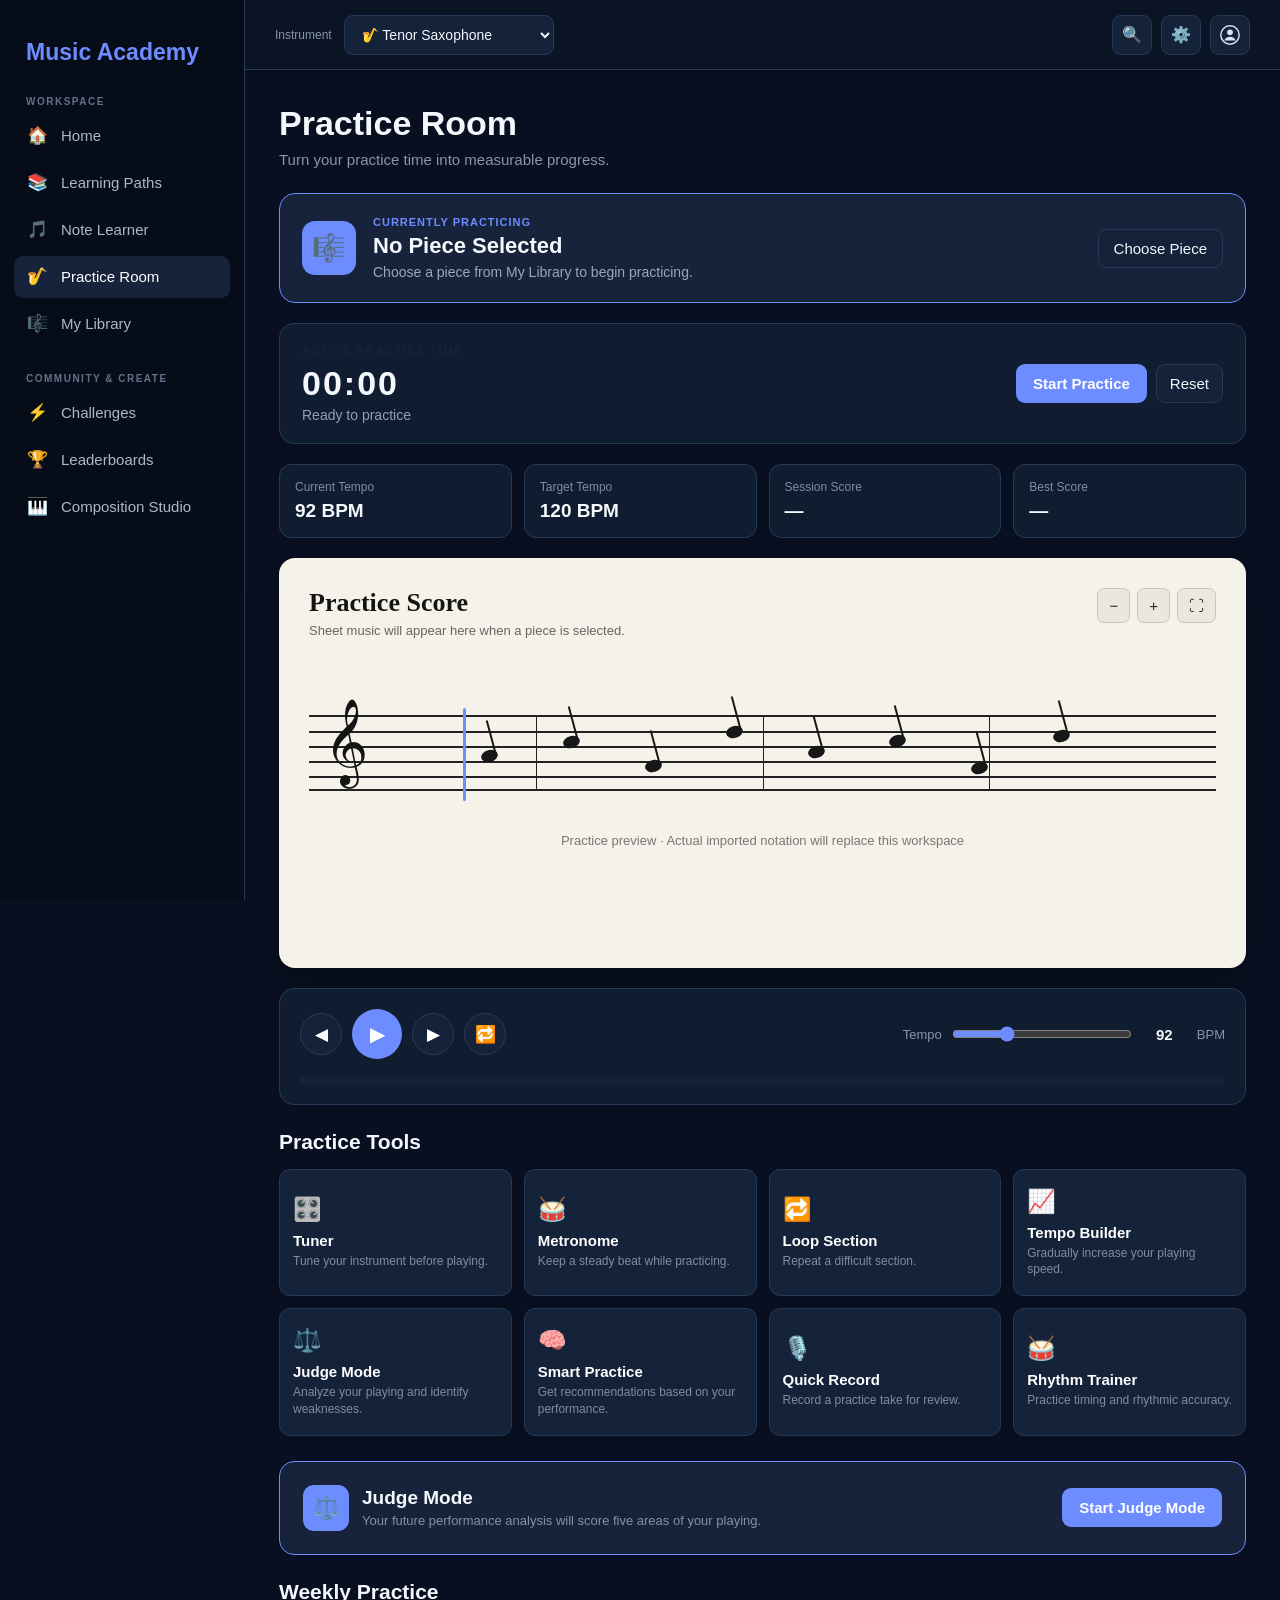
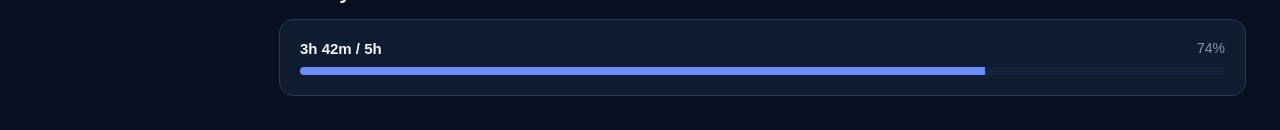
<file: practice.html>
<!DOCTYPE html>
<html lang="en">
<head>
<meta charset="UTF-8">
<meta name="viewport" content="width=device-width, initial-scale=1.0">
<title>Music Academy — Practice Room</title>

<style>
* {
    box-sizing: border-box;
    margin: 0;
    padding: 0;
}

:root {
    --bg: #07101f;
    --sidebar: #050b16;
    --panel: #0d1727;
    --panel2: #111c2e;
    --border: #1d2b42;
    --border2: #293b58;
    --text: #f4f7fb;
    --muted: #8996aa;
    --blue: #6d8cff;
    --blue2: #7e9cff;
}

body {
    font-family: Arial, Helvetica, sans-serif;
    background: var(--bg);
    color: var(--text);
    min-height: 100vh;
}

button,
input,
select {
    font: inherit;
}

button {
    cursor: pointer;
}

.app {
    display: flex;
    min-height: 100vh;
}

/* SIDEBAR */

.sidebar {
    width: 245px;
    background: var(--sidebar);
    border-right: 1px solid #172235;
    padding: 24px 14px;
    flex-shrink: 0;
}

.logo {
    font-size: 26px;
    font-weight: 800;
    padding: 0 14px 30px;
    letter-spacing: 1px;
}

.logo span {
    color: var(--blue);
}

.nav {
    display: flex;
    flex-direction: column;
    gap: 6px;
}

.nav a {
    color: #9da8bb;
    text-decoration: none;
    padding: 13px 14px;
    border-radius: 10px;
    font-size: 15px;
    transition: 0.2s;
}

.nav a:hover {
    background: #101a2b;
    color: white;
}

.nav a.active {
    background: #16233b;
    color: white;
}

/* MAIN */

.main {
    flex: 1;
    min-width: 0;
}

.topbar {
    height: 72px;
    border-bottom: 1px solid #172235;
    display: flex;
    align-items: center;
    justify-content: space-between;
    padding: 0 30px;
}

.instrument {
    background: var(--panel2);
    border: 1px solid #24334d;
    color: white;
    padding: 10px 15px;
    border-radius: 9px;
    font-size: 14px;
    cursor: pointer;
}

.top-actions {
    display: flex;
    gap: 10px;
}

.top-btn {
    background: var(--panel2);
    border: 1px solid #24334d;
    color: #dbe3f0;
    width: 40px;
    height: 40px;
    border-radius: 9px;
    cursor: pointer;
}

/* CONTENT */

.content {
    max-width: 1250px;
    margin: auto;
    padding: 38px;
}

.header {
    margin-bottom: 25px;
}

.header h1 {
    font-size: 34px;
    margin-bottom: 8px;
}

.header p {
    color: var(--muted);
}

/* SELECTED PIECE */

.selected-piece {
    background: linear-gradient(135deg, #142544, #0d182b);
    border: 1px solid #263b5c;
    border-radius: 16px;
    padding: 22px;
    margin-bottom: 20px;
    display: flex;
    align-items: center;
    justify-content: space-between;
    gap: 20px;
}

.piece-info {
    display: flex;
    align-items: center;
    gap: 17px;
    min-width: 0;
}

.piece-icon {
    width: 54px;
    height: 54px;
    border-radius: 13px;
    background: #1a2b49;
    display: flex;
    align-items: center;
    justify-content: center;
    font-size: 27px;
    flex-shrink: 0;
}

.piece-label {
    color: var(--blue2);
    text-transform: uppercase;
    letter-spacing: 1px;
    font-size: 11px;
    font-weight: bold;
    margin-bottom: 5px;
}

.piece-name {
    font-size: 22px;
    font-weight: 800;
    margin-bottom: 5px;
}

.piece-meta {
    color: #9aa8bc;
    font-size: 14px;
}

.change-piece {
    background: #111c2e;
    border: 1px solid var(--border2);
    color: white;
    padding: 10px 15px;
    border-radius: 9px;
    white-space: nowrap;
}

/* TIMER */

.timer-card {
    background: var(--panel);
    border: 1px solid var(--border);
    border-radius: 15px;
    padding: 20px 22px;
    margin-bottom: 20px;
    display: flex;
    align-items: center;
    justify-content: space-between;
    gap: 20px;
}

.timer-label {
    color: var(--blue2);
    font-size: 12px;
    font-weight: bold;
    text-transform: uppercase;
    letter-spacing: 1px;
    margin-bottom: 6px;
}

.timer {
    font-size: 34px;
    font-weight: 800;
    letter-spacing: 2px;
}

.timer-status {
    color: #91a0b8;
    margin-top: 4px;
    font-size: 14px;
}

.timer-actions {
    display: flex;
    gap: 9px;
}

.primary {
    background: var(--blue);
    color: white;
    border: none;
    padding: 11px 17px;
    border-radius: 9px;
    font-weight: bold;
}

.secondary {
    background: var(--panel2);
    color: white;
    border: 1px solid var(--border2);
    padding: 11px 17px;
    border-radius: 9px;
}

/* SCORE BAR */

.session-bar {
    display: grid;
    grid-template-columns: repeat(4, 1fr);
    gap: 12px;
    margin-bottom: 20px;
}

.session-stat {
    background: var(--panel);
    border: 1px solid var(--border);
    border-radius: 12px;
    padding: 15px;
}

.stat-label {
    color: #7f8da3;
    font-size: 12px;
    margin-bottom: 6px;
}

.stat-value {
    font-size: 19px;
    font-weight: 800;
}

/* SHEET MUSIC */

.sheet-card {
    background: #f5f2e9;
    color: #141414;
    border-radius: 16px;
    padding: 30px;
    min-height: 410px;
    margin-bottom: 20px;
    box-shadow: 0 12px 35px rgba(0,0,0,0.18);
}

.sheet-header {
    display: flex;
    justify-content: space-between;
    align-items: flex-start;
    gap: 15px;
    margin-bottom: 30px;
}

.sheet-title h2 {
    font-family: Georgia, serif;
    font-size: 26px;
    margin-bottom: 5px;
}

.sheet-title p {
    color: #656565;
    font-size: 13px;
}

.sheet-controls {
    display: flex;
    gap: 7px;
}

.sheet-control {
    border: 1px solid #c9c5bb;
    background: #ebe7dd;
    color: #202020;
    padding: 8px 11px;
    border-radius: 7px;
}

.music-line {
    position: relative;
    height: 145px;
    margin: 20px 0;
}

.staff {
    position: absolute;
    left: 0;
    right: 0;
    top: 47px;
    height: 76px;
    border-top: 2px solid #222;
    border-bottom: 2px solid #222;
    background:
        linear-gradient(
            to bottom,
            transparent 0,
            transparent 14px,
            #222 14px,
            #222 16px,
            transparent 16px,
            transparent 29px,
            #222 29px,
            #222 31px,
            transparent 31px,
            transparent 44px,
            #222 44px,
            #222 46px,
            transparent 46px,
            transparent 59px,
            #222 59px,
            #222 61px,
            transparent 61px
        );
}

.clef {
    position: absolute;
    left: 15px;
    top: 31px;
    font-family: Georgia, serif;
    font-size: 75px;
    z-index: 2;
}

.measure {
    position: absolute;
    top: 47px;
    height: 76px;
    width: 1px;
    background: #222;
}

.m1 { left: 25%; }
.m2 { left: 50%; }
.m3 { left: 75%; }

.note {
    position: absolute;
    width: 17px;
    height: 12px;
    background: #171717;
    border-radius: 50%;
    transform: rotate(-15deg);
    z-index: 3;
}

.note::after {
    content: "";
    position: absolute;
    width: 2px;
    height: 34px;
    background: #171717;
    right: 1px;
    bottom: 7px;
}

.n1 { left: 19%; top: 82px; }
.n2 { left: 28%; top: 68px; }
.n3 { left: 37%; top: 92px; }
.n4 { left: 46%; top: 58px; }
.n5 { left: 55%; top: 78px; }
.n6 { left: 64%; top: 67px; }
.n7 { left: 73%; top: 94px; }
.n8 { left: 82%; top: 62px; }

.playhead {
    position: absolute;
    top: 40px;
    bottom: 12px;
    width: 3px;
    background: #6d8cff;
    left: 17%;
    border-radius: 4px;
    z-index: 5;
    transition: left 0.4s linear;
}

.sheet-footer {
    display: flex;
    justify-content: center;
    color: #777;
    font-size: 13px;
    margin-top: 10px;
}

/* PLAYER */

.player {
    background: var(--panel);
    border: 1px solid var(--border);
    border-radius: 15px;
    padding: 20px;
    margin-bottom: 25px;
}

.player-top {
    display: flex;
    align-items: center;
    justify-content: space-between;
    gap: 15px;
    margin-bottom: 18px;
}

.player-buttons {
    display: flex;
    align-items: center;
    gap: 10px;
}

.player-btn {
    width: 42px;
    height: 42px;
    border-radius: 50%;
    border: 1px solid var(--border2);
    background: var(--panel2);
    color: white;
    font-size: 17px;
}

.play-main {
    width: 50px;
    height: 50px;
    background: var(--blue);
    border: none;
    border-radius: 50%;
    color: white;
    font-size: 20px;
}

.tempo-box {
    display: flex;
    align-items: center;
    gap: 10px;
}

.tempo-label {
    color: #8996aa;
    font-size: 13px;
}

.tempo-number {
    font-weight: bold;
    min-width: 45px;
    text-align: center;
}

.tempo-slider {
    width: 180px;
    accent-color: var(--blue);
}

.progress-track {
    height: 7px;
    background: #1b2940;
    border-radius: 10px;
    overflow: hidden;
}

.progress-fill {
    width: 0%;
    height: 100%;
    background: var(--blue);
    transition: width 0.15s linear;
}

/* SECTION */

.section-title {
    font-size: 21px;
    margin-bottom: 15px;
}

/* TOOLS */

.tools {
    display: grid;
    grid-template-columns: repeat(4, 1fr);
    gap: 12px;
    margin-bottom: 25px;
}

.tool {
    background: var(--panel2);
    border: 1px solid var(--border2);
    color: white;
    padding: 18px 13px;
    border-radius: 11px;
    cursor: pointer;
    text-align: left;
    transition: 0.2s;
}

.tool:hover {
    border-color: var(--blue);
    background: #16233b;
    transform: translateY(-2px);
}

.tool-icon {
    font-size: 23px;
    margin-bottom: 9px;
}

.tool-name {
    font-weight: bold;
    margin-bottom: 4px;
}

.tool-description {
    color: #7f8da3;
    font-size: 12px;
    line-height: 1.35;
}

/* JUDGE */

.judge-card {
    background: linear-gradient(135deg, #101d32, #0d1727);
    border: 1px solid #263852;
    border-radius: 15px;
    padding: 23px;
    margin-bottom: 25px;
}

.judge-top {
    display: flex;
    justify-content: space-between;
    gap: 20px;
    align-items: center;
}

.judge-title {
    display: flex;
    align-items: center;
    gap: 13px;
}

.judge-icon {
    width: 46px;
    height: 46px;
    background: #1a2b49;
    border-radius: 11px;
    display: flex;
    align-items: center;
    justify-content: center;
    font-size: 22px;
}

.judge-title h2 {
    font-size: 19px;
    margin-bottom: 4px;
}

.judge-title p {
    color: #8492a7;
    font-size: 13px;
}

.judge-start {
    background: var(--blue);
    color: white;
    border: none;
    padding: 11px 17px;
    border-radius: 9px;
    font-weight: bold;
}

.judge-results {
    display: none;
    margin-top: 20px;
    border-top: 1px solid #263852;
    padding-top: 20px;
}

.judge-results.show {
    display: block;
}

.judge-grid {
    display: grid;
    grid-template-columns: repeat(5, 1fr);
    gap: 10px;
}

.judge-stat {
    background: #0a1424;
    border: 1px solid #1d2b42;
    border-radius: 10px;
    padding: 13px;
    text-align: center;
}

.judge-stat strong {
    display: block;
    font-size: 20px;
    margin-bottom: 4px;
}

.judge-stat span {
    color: #7f8da3;
    font-size: 11px;
}

/* WEEKLY */

.weekly {
    margin-top: 5px;
}

.week-card {
    background: var(--panel);
    border: 1px solid var(--border);
    border-radius: 14px;
    padding: 20px;
}

.week-row {
    display: flex;
    justify-content: space-between;
    margin-bottom: 10px;
}

.week-row span {
    color: #8997ac;
    font-size: 14px;
}

.bar {
    height: 8px;
    background: #182438;
    border-radius: 10px;
    overflow: hidden;
}

.fill {
    width: 74%;
    height: 100%;
    background: var(--blue);
}

/* MODAL */

.modal-overlay {
    position: fixed;
    inset: 0;
    background: rgba(0,0,0,0.68);
    display: none;
    align-items: center;
    justify-content: center;
    padding: 20px;
    z-index: 100;
}

.modal-overlay.show {
    display: flex;
}

.modal {
    width: 100%;
    max-width: 470px;
    background: #0b1525;
    border: 1px solid #293b58;
    border-radius: 16px;
    padding: 24px;
    box-shadow: 0 25px 80px rgba(0,0,0,0.4);
}

.modal h2 {
    margin-bottom: 7px;
}

.modal p {
    color: #8996aa;
    font-size: 14px;
    margin-bottom: 20px;
}

.modal-close {
    float: right;
    background: transparent;
    border: none;
    color: #9da8bb;
    font-size: 22px;
}

.modal-row {
    margin-bottom: 16px;
}

.modal-row label {
    display: block;
    color: #9aa8bc;
    font-size: 12px;
    margin-bottom: 7px;
}

.modal-row input,
.modal-row select {
    width: 100%;
    padding: 11px;
    background: #111c2e;
    border: 1px solid #293b58;
    color: white;
    border-radius: 8px;
    outline: none;
}

.modal-actions {
    display: flex;
    justify-content: flex-end;
    gap: 9px;
    margin-top: 20px;
}

/* MOBILE */

@media (max-width: 1000px) {
    .tools {
        grid-template-columns: repeat(2, 1fr);
    }

    .judge-grid {
        grid-template-columns: repeat(3, 1fr);
    }

    .session-bar {
        grid-template-columns: repeat(2, 1fr);
    }
}

@media (max-width: 700px) {
    .app {
        flex-direction: column;
    }

    .sidebar {
        width: 100%;
        border-right: none;
        border-bottom: 1px solid #172235;
        padding: 12px;
    }

    .logo {
        padding: 8px 10px 14px;
    }

    .nav {
        flex-direction: row;
        overflow-x: auto;
    }

    .nav a {
        white-space: nowrap;
    }

    .topbar {
        padding: 0 15px;
    }

    .content {
        padding: 24px 15px;
    }

    .selected-piece {
        align-items: flex-start;
        flex-direction: column;
    }

    .timer-card {
        flex-direction: column;
        align-items: flex-start;
    }

    .sheet-card {
        padding: 18px;
        overflow: hidden;
    }

    .sheet-header {
        flex-direction: column;
    }

    .player-top {
        flex-direction: column;
        align-items: flex-start;
    }

    .tempo-box {
        width: 100%;
    }

    .tempo-slider {
        flex: 1;
    }

    .judge-top {
        flex-direction: column;
        align-items: flex-start;
    }

    .judge-grid {
        grid-template-columns: repeat(2, 1fr);
    }
}

@media (max-width: 480px) {
    .tools {
        grid-template-columns: 1fr;
    }

    .session-bar {
        grid-template-columns: 1fr 1fr;
    }

    .timer-actions {
        width: 100%;
    }

    .timer-actions button {
        flex: 1;
    }

    .judge-grid {
        grid-template-columns: 1fr 1fr;
    }
}
</style>
    <link rel="stylesheet" href="app.css?v=3">
</head>

<body>

<div class="app">

<aside class="sidebar" aria-label="Music Academy navigation"></aside>


<main class="main">

<header class="topbar"></header>


<section class="content">

    <div class="header">
        <h1>Practice Room</h1>
        <p>Turn your practice time into measurable progress.</p>
    </div>


    <!-- SELECTED PIECE -->

    <div class="selected-piece">

        <div class="piece-info">

            <div class="piece-icon">
                🎼
            </div>

            <div>
                <div class="piece-label">
                    Currently Practicing
                </div>

                <div class="piece-name" id="pieceName">
                    No Piece Selected
                </div>

                <div class="piece-meta" id="pieceMeta">
                    Choose a piece from My Library to begin practicing.
                </div>
            </div>

        </div>

        <button class="change-piece" id="changePiece">
            Choose Piece
        </button>

    </div>


    <!-- TIMER -->

    <div class="timer-card">

        <div>

            <div class="timer-label">
                Active Practice Time
            </div>

            <div class="timer" id="timer">
                00:00
            </div>

            <div class="timer-status" id="status">
                Ready to practice
            </div>

        </div>

        <div class="timer-actions">

            <button class="primary" id="startButton">
                Start Practice
            </button>

            <button class="secondary" id="resetButton">
                Reset
            </button>

        </div>

    </div>


    <!-- SESSION STATS -->

    <div class="session-bar">

        <div class="session-stat">
            <div class="stat-label">Current Tempo</div>
            <div class="stat-value" id="statTempo">92 BPM</div>
        </div>

        <div class="session-stat">
            <div class="stat-label">Target Tempo</div>
            <div class="stat-value">120 BPM</div>
        </div>

        <div class="session-stat">
            <div class="stat-label">Session Score</div>
            <div class="stat-value" id="sessionScore">—</div>
        </div>

        <div class="session-stat">
            <div class="stat-label">Best Score</div>
            <div class="stat-value">—</div>
        </div>

    </div>


    <!-- SHEET MUSIC -->

    <div class="sheet-card">

        <div class="sheet-header">

            <div class="sheet-title">
                <h2 id="sheetTitle">Practice Score</h2>
                <p id="sheetSubtitle">
                    Sheet music will appear here when a piece is selected.
                </p>
            </div>

            <div class="sheet-controls">
                <button class="sheet-control" id="zoomOut">−</button>
                <button class="sheet-control" id="zoomIn">+</button>
                <button class="sheet-control" id="fullscreenSheet">⛶</button>
            </div>

        </div>


        <div class="music-line" id="musicLine">

            <div class="staff"></div>

            <div class="clef">𝄞</div>

            <div class="measure m1"></div>
            <div class="measure m2"></div>
            <div class="measure m3"></div>

            <div class="note n1"></div>
            <div class="note n2"></div>
            <div class="note n3"></div>
            <div class="note n4"></div>
            <div class="note n5"></div>
            <div class="note n6"></div>
            <div class="note n7"></div>
            <div class="note n8"></div>

            <div class="playhead" id="playhead"></div>

        </div>

        <div class="sheet-footer">
            Practice preview · Actual imported notation will replace this workspace
        </div>

    </div>


    <!-- PLAYER -->

    <div class="player">

        <div class="player-top">

            <div class="player-buttons">

                <button class="player-btn" id="backButton">
                    ◀
                </button>

                <button class="play-main" id="playButton">
                    ▶
                </button>

                <button class="player-btn" id="forwardButton">
                    ▶
                </button>

                <button class="player-btn" id="loopButton">
                    🔁
                </button>

            </div>


            <div class="tempo-box">

                <span class="tempo-label">
                    Tempo
                </span>

                <input
                    type="range"
                    min="40"
                    max="220"
                    value="92"
                    class="tempo-slider"
                    id="tempoSlider"
                >

                <span class="tempo-number" id="tempoNumber">
                    92
                </span>

                <span class="tempo-label">
                    BPM
                </span>

            </div>

        </div>


        <div class="progress-track">
            <div class="progress-fill" id="progressFill"></div>
        </div>

    </div>


    <!-- PRACTICE TOOLS -->

    <h2 class="section-title">
        Practice Tools
    </h2>

    <div class="tools">

        <button class="tool" data-tool="tuner">

            <div class="tool-icon">🎛️</div>

            <div class="tool-name">
                Tuner
            </div>

            <div class="tool-description">
                Tune your instrument before playing.
            </div>

        </button>


        <button class="tool" data-tool="metronome">

            <div class="tool-icon">🥁</div>

            <div class="tool-name">
                Metronome
            </div>

            <div class="tool-description">
                Keep a steady beat while practicing.
            </div>

        </button>


        <button class="tool" data-tool="loop">

            <div class="tool-icon">🔁</div>

            <div class="tool-name">
                Loop Section
            </div>

            <div class="tool-description">
                Repeat a difficult section.
            </div>

        </button>


        <button class="tool" data-tool="tempo">

            <div class="tool-icon">📈</div>

            <div class="tool-name">
                Tempo Builder
            </div>

            <div class="tool-description">
                Gradually increase your playing speed.
            </div>

        </button>


        <button class="tool" data-tool="judge">

            <div class="tool-icon">⚖️</div>

            <div class="tool-name">
                Judge Mode
            </div>

            <div class="tool-description">
                Analyze your playing and identify weaknesses.
            </div>

        </button>


        <button class="tool" data-tool="smart">

            <div class="tool-icon">🧠</div>

            <div class="tool-name">
                Smart Practice
            </div>

            <div class="tool-description">
                Get recommendations based on your performance.
            </div>

        </button>


        <button class="tool" data-tool="record">

            <div class="tool-icon">🎙️</div>

            <div class="tool-name">
                Quick Record
            </div>

            <div class="tool-description">
                Record a practice take for review.
            </div>

        </button>


        <button class="tool" data-tool="rhythm">

            <div class="tool-icon">🥁</div>

            <div class="tool-name">
                Rhythm Trainer
            </div>

            <div class="tool-description">
                Practice timing and rhythmic accuracy.
            </div>

        </button>

    </div>


    <!-- JUDGE MODE -->

    <div class="judge-card">

        <div class="judge-top">

            <div class="judge-title">

                <div class="judge-icon">
                    ⚖️
                </div>

                <div>
                    <h2>Judge Mode</h2>

                    <p>
                        Your future performance analysis will score five areas of your playing.
                    </p>
                </div>

            </div>

            <button class="judge-start" id="judgeButton">
                Start Judge Mode
            </button>

        </div>


        <div class="judge-results" id="judgeResults">

            <div class="judge-grid">

                <div class="judge-stat">
                    <strong>—</strong>
                    <span>Pitch</span>
                </div>

                <div class="judge-stat">
                    <strong>—</strong>
                    <span>Rhythm</span>
                </div>

                <div class="judge-stat">
                    <strong>—</strong>
                    <span>Tempo</span>
                </div>

                <div class="judge-stat">
                    <strong>—</strong>
                    <span>Accuracy</span>
                </div>

                <div class="judge-stat">
                    <strong>—</strong>
                    <span>Consistency</span>
                </div>

            </div>

        </div>

    </div>


    <!-- WEEKLY -->

    <div class="weekly">

        <h2 class="section-title">
            Weekly Practice
        </h2>

        <div class="week-card">

            <div class="week-row">

                <strong>
                    3h 42m / 5h
                </strong>

                <span>
                    74%
                </span>

            </div>

            <div class="bar">
                <div class="fill"></div>
            </div>

        </div>

    </div>

</section>

</main>

</div>


<!-- TOOL MODAL -->

<div class="modal-overlay" id="toolModal">

    <div class="modal">

        <button class="modal-close" id="closeModal">
            ×
        </button>

        <h2 id="modalTitle">
            Practice Tool
        </h2>

        <p id="modalDescription">
            Practice tool information.
        </p>

        <div class="modal-row" id="modalContent"></div>

        <div class="modal-actions">

            <button class="secondary" id="modalCancel">
                Close
            </button>

            <button class="primary" id="modalAction">
                Activate
            </button>

        </div>

    </div>

</div>


<script>

/* =========================================
   SELECTED LIBRARY PIECE
========================================= */

const pieceName = document.getElementById("pieceName");
const pieceMeta = document.getElementById("pieceMeta");
const sheetTitle = document.getElementById("sheetTitle");
const sheetSubtitle = document.getElementById("sheetSubtitle");

let selectedPiece = null;

try {
    const savedPiece = localStorage.getItem("maPracticePiece");

    if (savedPiece) {
        selectedPiece = JSON.parse(savedPiece);
    }
} catch (error) {
    console.log("Could not load practice piece.");
}


if (selectedPiece) {

    pieceName.textContent =
        selectedPiece.name || "Untitled Piece";

    const instrument =
        selectedPiece.instrument || "Tenor Saxophone";

    const difficulty =
        selectedPiece.difficulty || "Intermediate";

    const category =
        selectedPiece.category || "Music";

    pieceMeta.textContent =
        `${instrument} · ${difficulty} · ${category}`;

    sheetTitle.textContent =
        selectedPiece.name || "Practice Score";

    sheetSubtitle.textContent =
        `${instrument} · ${difficulty}`;

}


/* =========================================
   CHOOSE PIECE
========================================= */

document
    .getElementById("changePiece")
    .addEventListener("click", function() {

        window.location.href = "library.html";

    });


/* =========================================
   PRACTICE TIMER
========================================= */

let seconds = 0;
let running = false;
let interval = null;

const timer = document.getElementById("timer");
const startButton = document.getElementById("startButton");
const resetButton = document.getElementById("resetButton");
const status = document.getElementById("status");


function updateTimer() {

    const minutes =
        Math.floor(seconds / 60);

    const secs =
        seconds % 60;

    timer.textContent =
        String(minutes).padStart(2, "0") +
        ":" +
        String(secs).padStart(2, "0");

}


startButton.addEventListener("click", function() {

    if (!running) {

        running = true;

        startButton.textContent =
            "Pause Practice";

        status.textContent =
            "Practice session active";

        interval = setInterval(function() {

            seconds++;

            updateTimer();

        }, 1000);

    } else {

        running = false;

        startButton.textContent =
            "Resume Practice";

        status.textContent =
            "Practice paused";

        clearInterval(interval);

    }

});


resetButton.addEventListener("click", function() {

    running = false;

    clearInterval(interval);

    seconds = 0;

    updateTimer();

    startButton.textContent =
        "Start Practice";

    status.textContent =
        "Ready to practice";

});


document.addEventListener("visibilitychange", function() {

    if (document.hidden && running) {

        running = false;

        clearInterval(interval);

        startButton.textContent =
            "Resume Practice";

        status.textContent =
            "Practice paused — you left Music Academy";

    }

});


updateTimer();


/* =========================================
   TEMPO
========================================= */

const tempoSlider =
    document.getElementById("tempoSlider");

const tempoNumber =
    document.getElementById("tempoNumber");

const statTempo =
    document.getElementById("statTempo");


tempoSlider.addEventListener("input", function() {

    const tempo =
        Number(this.value);

    tempoNumber.textContent =
        tempo;

    statTempo.textContent =
        tempo + " BPM";

});


/* =========================================
   SCORE PLAYER
========================================= */

let playing = false;
let progress = 0;
let playerInterval = null;

const playButton =
    document.getElementById("playButton");

const progressFill =
    document.getElementById("progressFill");

const playhead =
    document.getElementById("playhead");


function stopPlayer() {

    playing = false;

    clearInterval(playerInterval);

    playButton.textContent = "▶";

}


function startPlayer() {

    playing = true;

    playButton.textContent = "Ⅱ";

    clearInterval(playerInterval);

    playerInterval = setInterval(function() {

        const tempo =
            Number(tempoSlider.value);

        const speed =
            Math.max(35, 150 - tempo * 0.35);

        progress += 1;

        if (progress > 100) {

            progress = 0;

            if (!loopEnabled) {
                stopPlayer();
            }

        }

        progressFill.style.width =
            progress + "%";

        playhead.style.left =
            (17 + progress * 0.66) + "%";

    }, speed);

}


playButton.addEventListener("click", function() {

    if (playing) {

        stopPlayer();

    } else {

        startPlayer();

    }

});


/* =========================================
   LOOP
========================================= */

let loopEnabled = false;

const loopButton =
    document.getElementById("loopButton");

loopButton.addEventListener("click", function() {

    loopEnabled = !loopEnabled;

    if (loopEnabled) {

        loopButton.style.borderColor =
            "#6d8cff";

        loopButton.style.background =
            "#16233b";

    } else {

        loopButton.style.borderColor =
            "#293b58";

        loopButton.style.background =
            "#111c2e";

    }

});


document
    .querySelector('[data-tool="loop"]')
    .addEventListener("click", function() {

        loopButton.click();

    });


/* =========================================
   PLAYER SKIP BUTTONS
========================================= */

document
    .getElementById("backButton")
    .addEventListener("click", function() {

        progress =
            Math.max(0, progress - 10);

        progressFill.style.width =
            progress + "%";

    });


document
    .getElementById("forwardButton")
    .addEventListener("click", function() {

        progress =
            Math.min(100, progress + 10);

        progressFill.style.width =
            progress + "%";

    });


/* =========================================
   SHEET ZOOM
========================================= */

let sheetScale = 1;

const musicLine =
    document.getElementById("musicLine");


document
    .getElementById("zoomIn")
    .addEventListener("click", function() {

        sheetScale =
            Math.min(1.35, sheetScale + 0.1);

        musicLine.style.transform =
            `scale(${sheetScale})`;

        musicLine.style.transformOrigin =
            "center";

    });


document
    .getElementById("zoomOut")
    .addEventListener("click", function() {

        sheetScale =
            Math.max(0.8, sheetScale - 0.1);

        musicLine.style.transform =
            `scale(${sheetScale})`;

        musicLine.style.transformOrigin =
            "center";

    });


document
    .getElementById("fullscreenSheet")
    .addEventListener("click", function() {

        const sheet =
            document.querySelector(".sheet-card");

        if (sheet.requestFullscreen) {
            sheet.requestFullscreen();
        }

    });


/* =========================================
   TOOL MODAL
========================================= */

const toolModal =
    document.getElementById("toolModal");

const modalTitle =
    document.getElementById("modalTitle");

const modalDescription =
    document.getElementById("modalDescription");

const modalContent =
    document.getElementById("modalContent");

const modalAction =
    document.getElementById("modalAction");


const toolData = {

    tuner: {
        title: "🎛️ Tuner",
        description:
            "The tuner will use your microphone to detect the note you are playing and show whether you are sharp, flat, or in tune.",
        action:
            "Open Tuner"
    },

    metronome: {
        title: "🥁 Metronome",
        description:
            "Set your BPM and practice with a steady click.",
        action:
            "Start Metronome"
    },

    tempo: {
        title: "📈 Tempo Builder",
        description:
            "Start below your target tempo and gradually increase speed as your accuracy improves.",
        action:
            "Start Builder"
    },

    judge: {
        title: "⚖️ Judge Mode",
        description:
            "Judge Mode will eventually listen to your playing and grade pitch, rhythm, tempo, accuracy, and consistency.",
        action:
            "Prepare Judge Mode"
    },

    smart: {
        title: "🧠 Smart Practice",
        description:
            "Music Academy will use your practice history and Judge Mode results to recommend what you should work on next.",
        action:
            "View Recommendations"
    },

    record: {
        title: "🎙️ Quick Record",
        description:
            "Record yourself playing and listen back to your performance.",
        action:
            "Prepare Recording"
    },

    rhythm: {
        title: "🥁 Rhythm Trainer",
        description:
            "Practice rhythms and improve your timing accuracy.",
        action:
            "Start Trainer"
    }

};


document
    .querySelectorAll(".tool")
    .forEach(function(button) {

        button.addEventListener("click", function() {

            const tool =
                this.dataset.tool;

            if (tool === "loop") {
                return;
            }

            const data =
                toolData[tool];

            if (!data) return;

            modalTitle.textContent =
                data.title;

            modalDescription.textContent =
                data.description;

            modalAction.textContent =
                data.action;

            modalContent.innerHTML = "";

            if (tool === "metronome") {

                modalContent.innerHTML = `
                    <label style="color:#9aa8bc;font-size:12px;display:block;margin-bottom:7px;">
                        BPM
                    </label>

                    <input
                        id="metronomeBpm"
                        type="number"
                        min="40"
                        max="220"
                        value="${tempoSlider.value}"
                        style="
                            width:100%;
                            padding:11px;
                            background:#111c2e;
                            border:1px solid #293b58;
                            color:white;
                            border-radius:8px;
                        "
                    >
                `;

            }

            toolModal.classList.add("show");

        });

    });


/* =========================================
   MODAL CLOSE
========================================= */

function closeModal() {

    toolModal.classList.remove("show");

}


document
    .getElementById("closeModal")
    .addEventListener("click", closeModal);


document
    .getElementById("modalCancel")
    .addEventListener("click", closeModal);


toolModal.addEventListener("click", function(event) {

    if (event.target === toolModal) {
        closeModal();
    }

});


/* =========================================
   MODAL ACTION
========================================= */

modalAction.addEventListener("click", function() {

    const title =
        modalTitle.textContent;

    if (title.includes("Metronome")) {

        startMetronome();

        closeModal();

    } else {

        modalDescription.textContent =
            "This tool is ready for the next Music Academy development stage.";

    }

});


/* =========================================
   SIMPLE METRONOME
========================================= */

let audioContext = null;
let metronomeInterval = null;
let metronomeRunning = false;
let metronomeButton = null;


function metronomeClick() {

    if (!audioContext) {

        audioContext =
            new (window.AudioContext ||
            window.webkitAudioContext)();

    }

    if (audioContext.state === "suspended") {
        audioContext.resume();
    }

    const oscillator =
        audioContext.createOscillator();

    const gain =
        audioContext.createGain();

    oscillator.type = "square";
    oscillator.frequency.value = 880;

    gain.gain.setValueAtTime(
        0.07,
        audioContext.currentTime
    );

    gain.gain.exponentialRampToValueAtTime(
        0.001,
        audioContext.currentTime + 0.05
    );

    oscillator.connect(gain);
    gain.connect(audioContext.destination);

    oscillator.start();

    oscillator.stop(
        audioContext.currentTime + 0.05
    );

}


function startMetronome() {

    stopMetronome();

    const input =
        document.getElementById("metronomeBpm");

    const bpm =
        input
            ? Number(input.value)
            : Number(tempoSlider.value);

    const safeBpm =
        Math.min(
            220,
            Math.max(40, bpm)
        );

    const intervalMs =
        60000 / safeBpm;

    metronomeRunning = true;

    metronomeClick();

    metronomeInterval =
        setInterval(
            metronomeClick,
            intervalMs
        );

    if (metronomeButton) {

        metronomeButton.textContent =
            "Stop Metronome";

        metronomeButton.style.background =
            "#16233b";

        metronomeButton.style.borderColor =
            "#6d8cff";

    }

}


async function stopMetronome() {

    metronomeRunning = false;

    clearInterval(metronomeInterval);

    metronomeInterval = null;

    if (
        audioContext &&
        audioContext.state === "running"
    ) {

        await audioContext.suspend();

    }

    if (metronomeButton) {

        metronomeButton.textContent =
            "Start Metronome";

        metronomeButton.style.background =
            "#111c2e";

        metronomeButton.style.borderColor =
            "#293b58";

    }

}

/* =========================================
   JUDGE MODE
========================================= */

const judgeButton =
    document.getElementById("judgeButton");

const judgeResults =
    document.getElementById("judgeResults");


judgeButton.addEventListener("click", function() {

    if (!judgeResults.classList.contains("show")) {

        judgeResults.classList.add("show");

        judgeButton.textContent =
            "Judge Mode Ready";

        status.textContent =
            "Judge Mode prepared — microphone analysis will be connected next.";

    } else {

        judgeResults.classList.remove("show");

        judgeButton.textContent =
            "Start Judge Mode";

    }

});


/* =========================================
   KEYBOARD CONTROLS
========================================= */

document.addEventListener("keydown", function(event) {

    if (
        event.code === "Space" &&
        event.target.tagName !== "INPUT"
    ) {

        event.preventDefault();

        playButton.click();

    }

    if (event.code === "Escape") {

        closeModal();

    }

});


/* =========================================
   STOP AUDIO WHEN LEAVING PAGE
========================================= */

window.addEventListener("beforeunload", function() {

    clearInterval(interval);
    clearInterval(playerInterval);
    clearInterval(metronomeInterval);

});


</script>

    <script src="shared.js?v=32"></script>
</body>
</html>
</file>
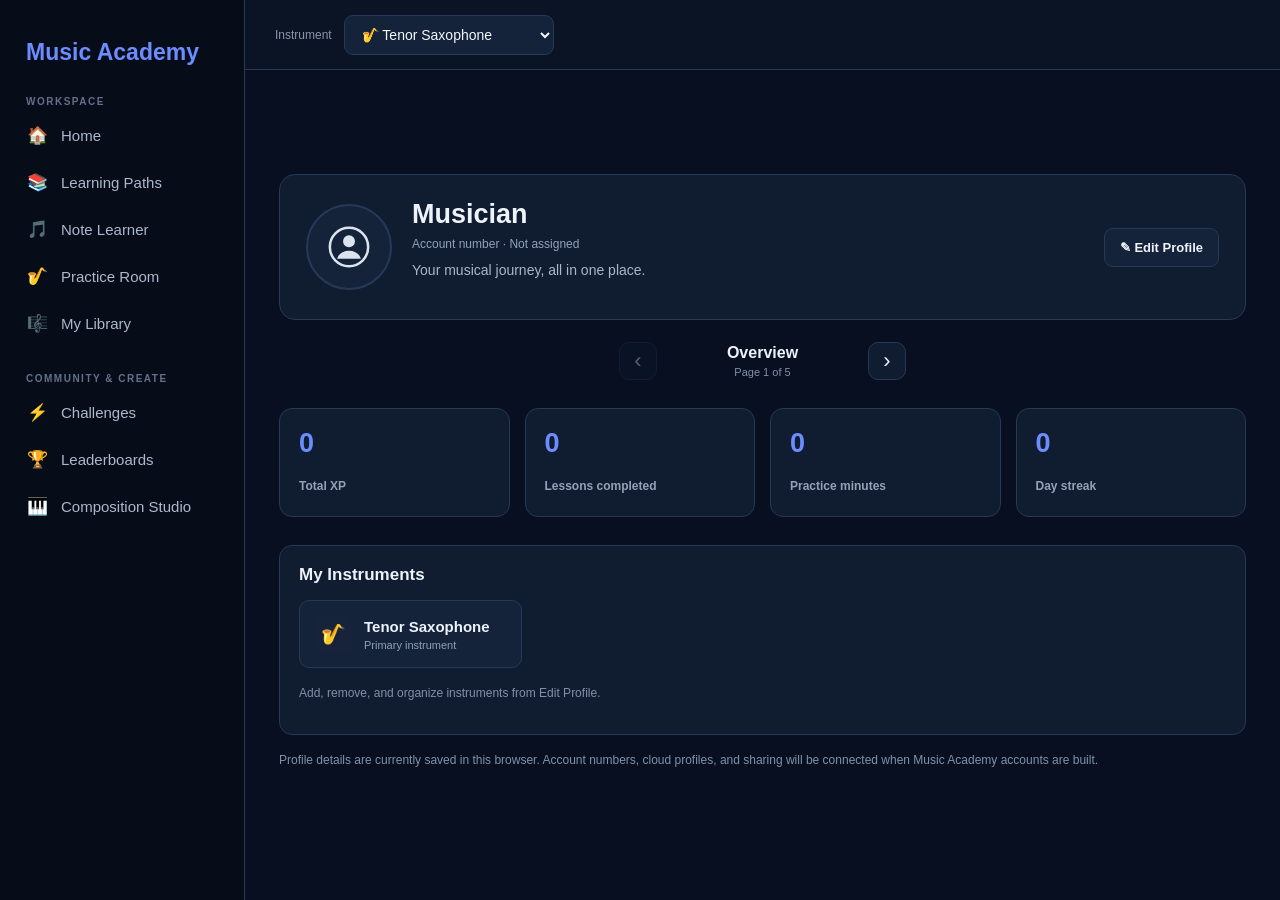
<file: profile.html>
<!DOCTYPE html>
<html lang="en">
<head>
<meta charset="UTF-8">
<meta name="viewport" content="width=device-width, initial-scale=1">
<title>Music Academy — Profile</title>
<link rel="stylesheet" href="app.css?v=3">
<style>
body{font-family:Arial,Helvetica,sans-serif;background:var(--bg,#080f20);color:#edf2fb;min-height:100vh}
.topbar{position:fixed!important;left:245px!important;right:0!important;top:0!important;z-index:30}
.profile-main{margin-left:245px;padding:104px 34px 48px;max-width:1550px}
.profile-header{display:flex;align-items:center;gap:20px;padding:24px 26px;margin-bottom:22px;background:var(--panel,#101c30);border:1px solid var(--line,#263957);border-radius:16px}
.avatar{width:86px;height:86px;flex:0 0 86px;display:grid;place-items:center;border-radius:50%;background:var(--panel2,#14233a);border:2px solid var(--line,#263957);color:#dbe3f0}
.avatar svg{width:46px;height:46px}.identity{min-width:0;flex:1}.identity h1{font-size:27px;margin:0 0 7px}.account-id{font-size:12px;color:#91a2ba}.bio{margin-top:9px;color:#aab7ca;font-size:14px;line-height:1.5}
.edit-link{flex:0 0 auto;text-decoration:none;border:1px solid var(--line,#263957);background:var(--panel2,#14233a);color:#edf2fb;padding:11px 15px;border-radius:9px;font-size:13px;font-weight:700}
.pager{display:flex;align-items:center;justify-content:center;gap:18px;margin:0 auto 20px}.arrow{width:38px;height:38px;border:1px solid var(--line,#263957);border-radius:10px;background:var(--panel,#101c30);color:#eaf0fa;font-size:22px;cursor:pointer}.arrow:disabled{opacity:.35;cursor:default}.page-name{min-width:175px;text-align:center;font-size:16px;font-weight:700}.page-count{display:block;margin-top:4px;font-size:11px;font-weight:400;color:#8292ab}
.stats{display:grid;grid-template-columns:repeat(4,minmax(0,1fr));gap:15px;margin-bottom:20px}.stat,.panel{background:var(--panel,#101c30);border:1px solid var(--line,#263957);border-radius:13px;padding:19px}.stat strong{display:block;font-size:27px;margin-bottom:6px;color:var(--blue,#6d8cff)}.stat span{font-size:12px;color:#93a2b8}.panel h2{font-size:17px;margin:0 0 15px}
.instrument-grid,.entries{display:grid;grid-template-columns:repeat(auto-fill,minmax(190px,1fr));gap:12px}.instrument,.entry{display:flex;align-items:center;gap:12px;padding:14px;background:var(--panel2,#14233a);border:1px solid var(--line,#263957);border-radius:10px}.instrument-icon{width:38px;height:38px;display:grid;place-items:center;background:var(--ma-accent-soft,#16233b);border-radius:9px;font-size:20px}.instrument small,.entry small{display:block;color:#8fa0b8;font-size:11px;margin-top:4px}.empty{padding:38px 20px;text-align:center;color:#8fa0b8;border:1px dashed var(--line,#263957);border-radius:12px}.empty strong{display:block;color:#e5ecf7;margin-bottom:7px;font-size:15px}.entry-icon{font-size:22px}.note{color:#8191a9;font-size:12px;line-height:1.55;margin-top:16px}
@media(max-width:900px){.profile-main{padding-left:22px;padding-right:22px}.stats{grid-template-columns:repeat(2,minmax(0,1fr))}}
@media(max-width:650px){.topbar{position:static!important;left:auto!important}.profile-main{margin-left:0;padding:28px 16px}.profile-header{padding:18px;gap:13px;flex-wrap:wrap}.avatar{width:66px;height:66px;flex-basis:66px}.identity h1{font-size:22px}.edit-link{margin-left:79px}.stats{gap:10px}.stat{padding:15px}.stat strong{font-size:23px}}
</style>
</head>
<body data-page="profile">
<aside class="sidebar" aria-label="Music Academy navigation"></aside>
<header class="topbar"></header>
<main class="profile-main">
<section class="profile-header">
<div class="avatar" aria-label="Default profile picture"><svg viewBox="0 0 24 24" fill="none" aria-hidden="true"><circle cx="12" cy="12" r="10" stroke="currentColor" stroke-width="1.3"/><circle cx="12" cy="9" r="3.1" fill="currentColor"/><path d="M5.8 18.1c.9-2.7 3.1-4.2 6.2-4.2s5.3 1.5 6.2 4.2" fill="currentColor"/></svg></div>
<div class="identity"><h1 id="profileName">Musician</h1><div class="account-id">Account number · Not assigned</div><p class="bio" id="profileBio">Your musical journey, all in one place.</p></div>
<a class="edit-link" href="edit-profile.html">✎ Edit Profile</a>
</section>
<nav class="pager" aria-label="Profile pages"><button class="arrow" id="prev" type="button" aria-label="Previous page">‹</button><div class="page-name"><span id="pageTitle">Overview</span><span class="page-count" id="pageCount">Page 1 of 5</span></div><button class="arrow" id="next" type="button" aria-label="Next page">›</button></nav>
<section id="profileContent" aria-live="polite"></section>
<p class="note">Profile details are currently saved in this browser. Account numbers, cloud profiles, and sharing will be connected when Music Academy accounts are built.</p>
</main>
<script src="shared.js?v=32"></script>
<script>
(function(){
function read(key,fallback){try{return JSON.parse(localStorage.getItem("ma_"+key))||fallback}catch(e){return fallback}}
function safe(value){var node=document.createElement("span");node.textContent=String(value);return node.innerHTML}
document.getElementById("profileName").textContent=read("profile_name","Musician");
document.getElementById("profileBio").textContent=read("profile_bio","Your musical journey, all in one place.");
var xp=Number(read("xp",0))||0,done=read("completed",[]),minutes=Number(read("minutes",0))||0,streak=Number(read("streak",0))||0;
var primary=localStorage.getItem("ma_instrument")||"Tenor Saxophone";
var instruments=read("profile_instruments",[]);
var titles=["Overview","My Music","My Compositions","Achievements","Musical Journey"],page=0;
var area=document.getElementById("profileContent");
function render(){
document.getElementById("pageTitle").textContent=titles[page];
document.getElementById("pageCount").textContent="Page "+(page+1)+" of 5";
document.getElementById("prev").disabled=page===0;document.getElementById("next").disabled=page===4;
if(page===0){
var all=[primary].concat(instruments.filter(function(x){return x!==primary}));
area.innerHTML='<div class="stats"><div class="stat"><strong>'+xp+'</strong><span>Total XP</span></div><div class="stat"><strong>'+done.length+'</strong><span>Lessons completed</span></div><div class="stat"><strong>'+minutes+'</strong><span>Practice minutes</span></div><div class="stat"><strong>'+streak+'</strong><span>Day streak</span></div></div><section class="panel"><h2>My Instruments</h2><div class="instrument-grid">'+all.map(function(x,i){return '<div class="instrument"><span class="instrument-icon">'+(i===0?'🎷':'🎵')+'</span><div><strong>'+safe(x)+'</strong><small>'+(i===0?'Primary instrument':'Instrument')+'</small></div></div>'}).join('')+'</div><p class="note">Add, remove, and organize instruments from Edit Profile.</p></section>';
}else if(page===1){
var music=read("profile_music",[]);area.innerHTML='<section class="panel"><h2>My Music</h2>'+(music.length?'<div class="entries">'+music.map(function(x){return '<div class="entry"><span class="entry-icon">🎼</span><div><strong>'+safe(x.title||x.name||'Untitled piece')+'</strong><small>'+safe(x.type||'Music')+'</small></div></div>'}).join('')+'</div>':'<div class="empty"><strong>Your music will show up here</strong>Recordings, performances, and pieces you have played can be featured here.</div>')+'</section>';
}else if(page===2){
var pieces=read("compositions",[]);area.innerHTML='<section class="panel"><h2>My Compositions</h2>'+(pieces.length?'<div class="entries">'+pieces.map(function(x){return '<div class="entry"><span class="entry-icon">🎹</span><div><strong>'+safe(x.title||'Untitled composition')+'</strong><small>'+(Number(x.tempo)||100)+' BPM</small></div></div>'}).join('')+'</div>':'<div class="empty"><strong>No compositions yet</strong>Pieces you create in Composition Studio will appear here.</div>')+'</section>';
}else if(page===3){
var achievements=read("profile_achievements",[]);area.innerHTML='<section class="panel"><h2>Achievements</h2>'+(achievements.length?'<div class="entries">'+achievements.map(function(x){return '<div class="entry"><span class="entry-icon">🏅</span><div><strong>'+safe(x.title||x)+'</strong><small>'+safe(x.description||'Achievement')+'</small></div></div>'}).join('')+'</div>':'<div class="empty"><strong>Your achievements will appear here</strong>Milestones, badges, and personal bests will be collected here.</div>')+'</section>';
}else{
area.innerHTML='<section class="panel"><h2>Musical Journey</h2><div class="entries"><div class="entry"><span class="entry-icon">🎯</span><div><strong>Current focus</strong><small>'+safe(primary)+'</small></div></div><div class="entry"><span class="entry-icon">📚</span><div><strong>'+done.length+' lessons completed</strong><small>Learning progress recorded in this browser</small></div></div><div class="entry"><span class="entry-icon">⏱️</span><div><strong>'+minutes+' practice minutes</strong><small>Time spent building your skills</small></div></div></div><div class="empty" style="margin-top:14px"><strong>Your story is still being written</strong>Your goals and milestones will grow here.</div></section>';
}}
document.getElementById("prev").addEventListener("click",function(){if(page>0){page--;render()}});
document.getElementById("next").addEventListener("click",function(){if(page<4){page++;render()}});
render();
})();
</script>
</body></html>
</file>
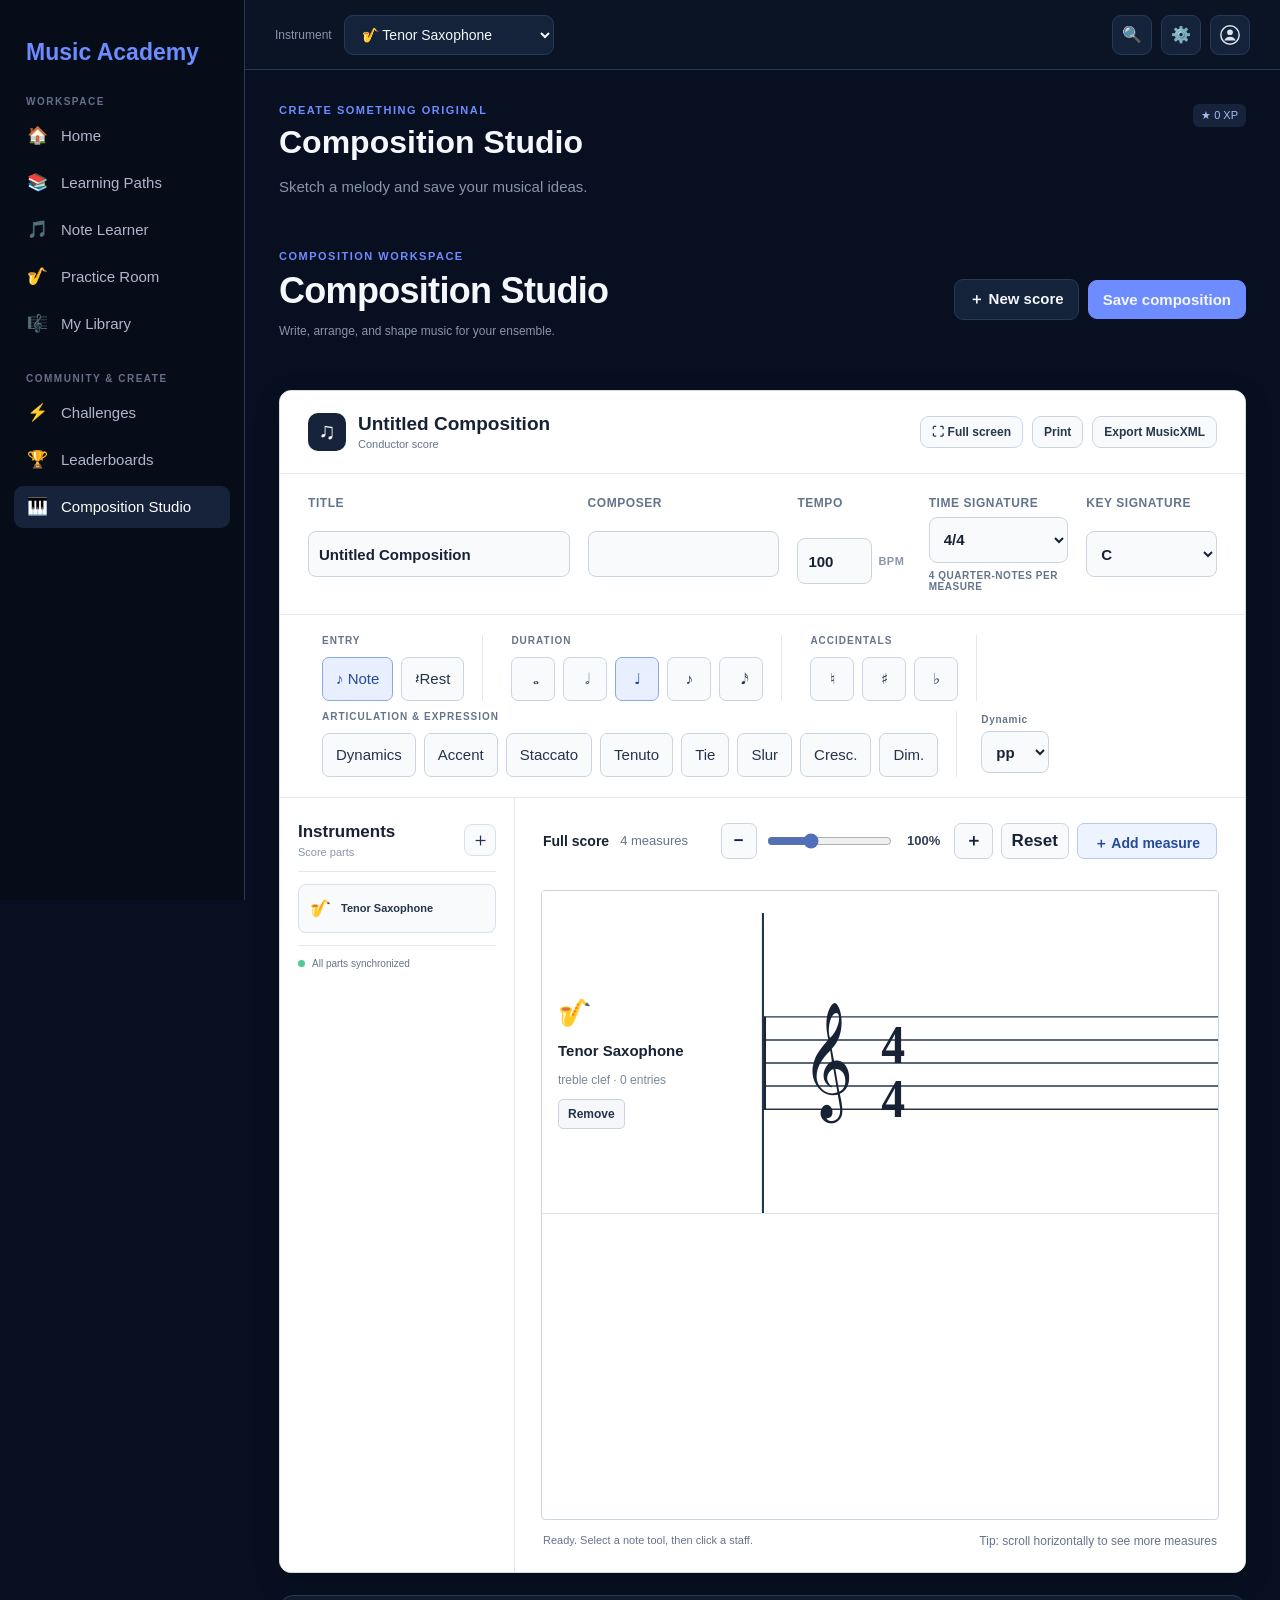
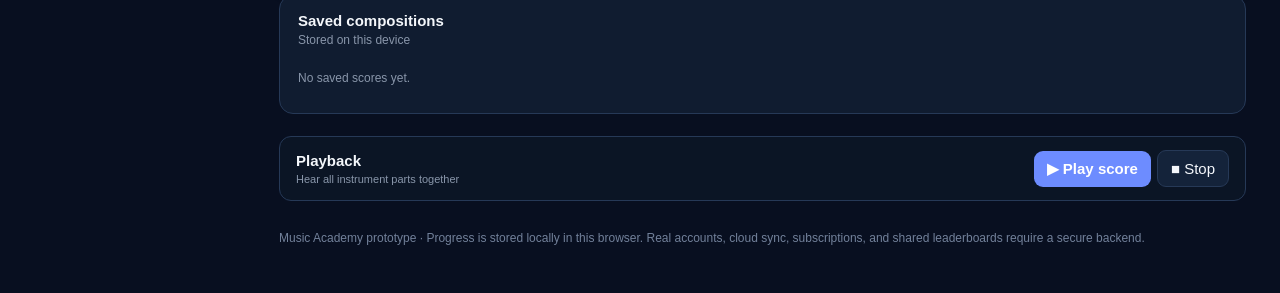
<file: studio.html>
<!DOCTYPE html>
<html lang="en">
<head>
    <meta charset="UTF-8">
    <meta name="viewport" content="width=device-width, initial-scale=1.0">
    <title>Music Academy — Composition Studio</title>
    <link rel="stylesheet" href="app.css?v=3">
</head>
<body data-page="studio">
    <script src="app.js?v=34"></script>
</body>
</html>
</file>
<file: app.css>
:root {
    color-scheme:dark;
    --bg:#07101f;
    --side:#050b16;
    --panel:#0d1727;
    --panel2:#111c2e;
    --line:#1d2b42;
    --muted:#8996aa;
    --text:#f4f7fb;
    --blue:#6d8cff;
    --blue2:#16233b;
}

* {
    box-sizing:border-box;
}

body {
    margin:0;
    background:var(--bg);
    color:var(--text);
    font:15px Arial,sans-serif;
    min-height:100vh;
}

button,input,select {
    font:inherit;
}

button {
    cursor:pointer;
}

.sidebar {
    position:fixed;
    inset:0 auto 0 0;
    width:245px;
    background:var(--side);
    border-right:1px solid var(--line);
    padding:22px 14px;
    overflow:auto;
}

.logo {
    font-size:23px;
    font-weight:700;
    color:var(--blue);
    padding:10px 12px 28px;
}

.nav-label {
    font-size:10px;
    letter-spacing:1.5px;
    color:#65718a;
    text-transform:uppercase;
    padding:14px 12px 8px;
}

.nav {
    display:grid;
    gap:5px;
}

.nav a {
    display:flex;
    gap:13px;
    align-items:center;
    color:#aeb8cc;
    text-decoration:none;
    padding:12px;
    border-radius:9px;
}

.nav a:hover,.nav a.active {
    background:var(--blue2);
    color:white;
}

.nav-icon {
    width:22px;
    text-align:center;
    font-size:17px;
}

.main {
    margin-left:245px;
    min-width:0;
}

.topbar {
    height:70px;
    border-bottom:1px solid var(--line);
    display:flex;
    align-items:center;
    justify-content:space-between;
    padding:0 30px;
    background:#080f1c;
}

.topbar select,.top-btn,.secondary {
    background:var(--panel2);
    border:1px solid #293b58;
    color:var(--text);
    border-radius:9px;
    padding:10px 13px;
}

.top-actions {
    display:flex;
    gap:9px;
}

.content {
    max-width:1300px;
    margin:auto;
    padding:34px;
}

.page-head {
    display:flex;
    justify-content:space-between;
    gap:18px;
    align-items:flex-start;
    margin-bottom:26px;
}

.eyebrow {
    color:var(--blue);
    font-size:11px;
    text-transform:uppercase;
    letter-spacing:1.5px;
    font-weight:bold;
    margin-bottom:8px;
}

h1 {
    font-size:32px;
    margin:0 0 8px;
}

h2 {
    font-size:21px;
    margin:0 0 15px;
}

h3 {
    margin:0 0 8px;
}

.muted {
    color:var(--muted);
    line-height:1.5;
}

.btn {
    border:0;
    border-radius:9px;
    background:var(--blue);
    color:white;
    padding:11px 16px;
    font-weight:700;
}

.secondary {
    display:inline-block;
    text-decoration:none;
}

.grid {
    display:grid;
    gap:16px;
}

.g2 {
    grid-template-columns:repeat(2,minmax(0,1fr));
}

.g3 {
    grid-template-columns:repeat(3,minmax(0,1fr));
}

.g4 {
    grid-template-columns:repeat(4,minmax(0,1fr));
}

.card {
    background:var(--panel);
    border:1px solid var(--line);
    border-radius:15px;
    padding:20px;
    min-width:0;
}

.card:hover {
    border-color:#30496f;
}

.stat {
    font-size:28px;
    font-weight:700;
    margin:8px 0;
}

.small {
    font-size:13px;
    color:var(--muted);
}

.pill {
    font-size:11px;
    padding:5px 8px;
    border-radius:6px;
    background:#1b2943;
    color:#a9bcf3;
}

.row {
    display:flex;
    align-items:center;
    justify-content:space-between;
    gap:12px;
}

.rowwrap {
    display:flex;
    align-items:center;
    gap:9px;
    flex-wrap:wrap;
}

.progress {
    height:8px;
    border-radius:20px;
    background:#1a2940;
    overflow:hidden;
    margin:12px 0;
}

.progress span {
    display:block;
    height:100%;
    background:var(--blue);
}

.list {
    display:grid;
    gap:10px;
}

.item {
    display:flex;
    align-items:center;
    gap:13px;
    padding:13px;
    background:#0a1424;
    border:1px solid var(--line);
    border-radius:10px;
}

.item .grow {
    flex:1;
}

.tile {
    width:42px;
    height:42px;
    border-radius:11px;
    background:#192844;
    display:grid;
    place-items:center;
    font-size:20px;
    flex-shrink:0;
}

.field {
    width:100%;
    background:var(--panel2);
    border:1px solid #293b58;
    color:white;
    border-radius:9px;
    padding:10px 12px;
}

.field:focus {
    outline:1px solid var(--blue);
}

.label {
    display:block;
    color:#aeb8cc;
    font-size:12px;
    margin:12px 0 6px;
}

.footer {
    font-size:12px;
    color:#72819a;
    margin-top:28px;
    line-height:1.5;
}

.tabs {
    display:flex;
    gap:8px;
    overflow:auto;
    border-bottom:1px solid var(--line);
    margin:18px 0;
}

.tab {
    border:0;
    background:none;
    color:var(--muted);
    padding:12px;
    border-bottom:2px solid transparent;
}

.tab.active {
    color:white;
    border-color:var(--blue);
}

.toast {
    position:fixed;
    right:20px;
    bottom:20px;
    background:#172743;
    border:1px solid #38527b;
    padding:12px 16px;
    border-radius:10px;
    display:none;
}

.toast.show {
    display:block;
}

.composer {
    display:grid;
    grid-template-columns:repeat(16,minmax(26px,1fr));
    gap:4px;
    overflow:auto;
}

.cell {
    height:30px;
    background:#101c2e;
    border:1px solid #34445e;
    border-radius:4px;
}

.cell.on {
    background:var(--blue);
}

@media(max-width:900px) {
    .sidebar {
        width:200px;
    }

    .main {
        margin-left:200px;
    }

    .g4 {
        grid-template-columns:repeat(2,1fr);
    }

    .g3 {
        grid-template-columns:repeat(2,1fr);
    }

}

@media(max-width:650px) {
    .sidebar {
        position:static;
        width:auto;
        padding:10px;
    }

    .logo {
        padding:8px 10px 12px;
    }

    .nav {
        display:flex;
        overflow:auto;
    }

    .nav-label {
        display:none;
    }

    .nav a {
        white-space:nowrap;
    }

    .main {
        margin:0;
    }

    .topbar {
        padding:0 14px;
    }

    .content {
        padding:22px 15px;
    }

    .page-head {
        flex-direction:column;
    }

    .g2,.g3,.g4 {
        grid-template-columns:1fr;
    }

}


/* Shared Music Academy navigation and top bar */
.sidebar {
    position: fixed;
    inset: 0 auto 0 0;
    width: 245px;
    min-height: 100vh;
    overflow-y: auto;
    z-index: 20;
    padding: 22px 14px;
    background: #050b16;
    border-right: 1px solid #1d2b42;
}
.sidebar .logo {
    height: 60px;
    min-height: 60px;
    display: flex;
    align-items: center;
    margin: 0;
    padding: 0 12px;
    color: #6d8cff;
    font-family: Arial, Helvetica, sans-serif;
    font-size: 23px;
    font-style: normal;
    font-weight: 700;
    line-height: 1;
    letter-spacing: 0;
    text-transform: none;
    white-space: nowrap;
    box-sizing: border-box;
}
.sidebar .nav-label {
    padding: 14px 12px 8px;
    color: #65718a;
    font-size: 10px;
    font-weight: 700;
    letter-spacing: 1.5px;
    text-transform: uppercase;
}
.sidebar .nav {
    display: grid;
    gap: 5px;
    margin-bottom: 14px;
}
.sidebar .nav a {
    display: flex;
    align-items: center;
    gap: 13px;
    width: 100%;
    padding: 12px;
    border: 0;
    border-radius: 9px;
    color: #aeb8cc;
    font: 15px Arial, sans-serif;
    line-height: 18px;
    height: 42px;
    text-align: left;
    text-decoration: none;
    transition: background 0.2s, color 0.2s;
}
.sidebar .nav a:hover,
.sidebar .nav a.active {
    background: #16233b;
    color: #fff;
}
 .sidebar .nav-icon {
    display: inline-grid;
    flex: 0 0 22px;
    width: 22px;
    place-items: center;
    font-size: 17px;
}
.main {
    margin-left: 245px;
    min-width: 0;
}
.topbar {
    height: 70px;
    min-height: 70px;
    display: flex;
    align-items: center;
    justify-content: flex-start;
    gap: 12px;
    padding: 0 30px;
    background: #080f1c;
    border-bottom: 1px solid #1d2b42;
    box-sizing: border-box;
}
.instrument-label {
    display: inline-flex;
    flex: 0 0 auto;
    align-items: center;
    margin: 0;
    color: #8996aa;
    font: 12px/1 Arial, Helvetica, sans-serif;
    white-space: nowrap;
}
.instrument-select {
    display: inline-flex;
    flex: 0 0 210px;
    width: 210px;
    min-width: 210px;
    height: 40px;
    margin: 0;
    padding: 0 13px;
    color: #f4f7fb;
    background: #111c2e;
    border: 1px solid #293b58;
    border-radius: 9px;
    font: 14px Arial, Helvetica, sans-serif;
    box-sizing: border-box;
}
.topbar .top-actions {
    display: flex;
    flex: 0 0 auto;
    align-items: center;
    gap: 9px;
    margin: 0 0 0 auto;
}
.topbar .top-btn {
    display: inline-flex;
    flex: 0 0 40px;
    width: 40px;
    min-width: 40px;
    height: 40px;
    align-items: center;
    justify-content: center;
    margin: 0;
    padding: 0;
    color: #dbe3f0;
    background: #111c2e;
    border: 1px solid #293b58;
    border-radius: 9px;
    font: 16px/1 Arial, Helvetica, sans-serif;
    box-sizing: border-box;
    cursor: pointer;
}
.topbar .top-btn:hover {
    background: #1b2943;
}
@media (max-width: 900px) {
    .sidebar { width: 205px; }
    .main { margin-left: 205px; }
}
@media (max-width: 650px) {
    .sidebar {
        position: static;
        width: 100%;
        min-height: 0;
        padding: 10px;
    }
    .sidebar .logo { min-height: 0; padding: 8px 10px 12px; }
    .sidebar .nav-label { display: none; }
    .sidebar .nav {
        display: flex;
        gap: 5px;
        overflow-x: auto;
        margin: 0 0 6px;
    }
    .sidebar .nav a { flex: 0 0 auto; white-space: nowrap; }
    .main { margin-left: 0; }
    .topbar { flex-wrap: nowrap; gap: 8px; padding: 0 15px; }
    .instrument-label { font-size: 11px; }
    .instrument-select { flex-basis: 165px; width: 165px; min-width: 165px; }
    .topbar .top-actions { gap: 6px; }
    .topbar .top-btn { flex-basis: 36px; width: 36px; min-width: 36px; height: 36px; }
    .topbar .top-actions { margin-left: auto; }
}


/* Exact sidebar item rhythm shared by every page */
.sidebar .nav {
    display: grid;
    grid-template-columns: 1fr;
    row-gap: 5px;
    column-gap: 0;
    margin: 0 0 14px;
    padding: 0;
}
.sidebar .nav a,
.sidebar .nav-link {
    display: flex;
    align-items: center;
    gap: 13px;
    width: 100%;
    height: 42px;
    min-height: 42px;
    max-height: 42px;
    margin: 0;
    padding: 12px;
    box-sizing: border-box;
    font: 15px/18px Arial, Helvetica, sans-serif;
}
</file>
